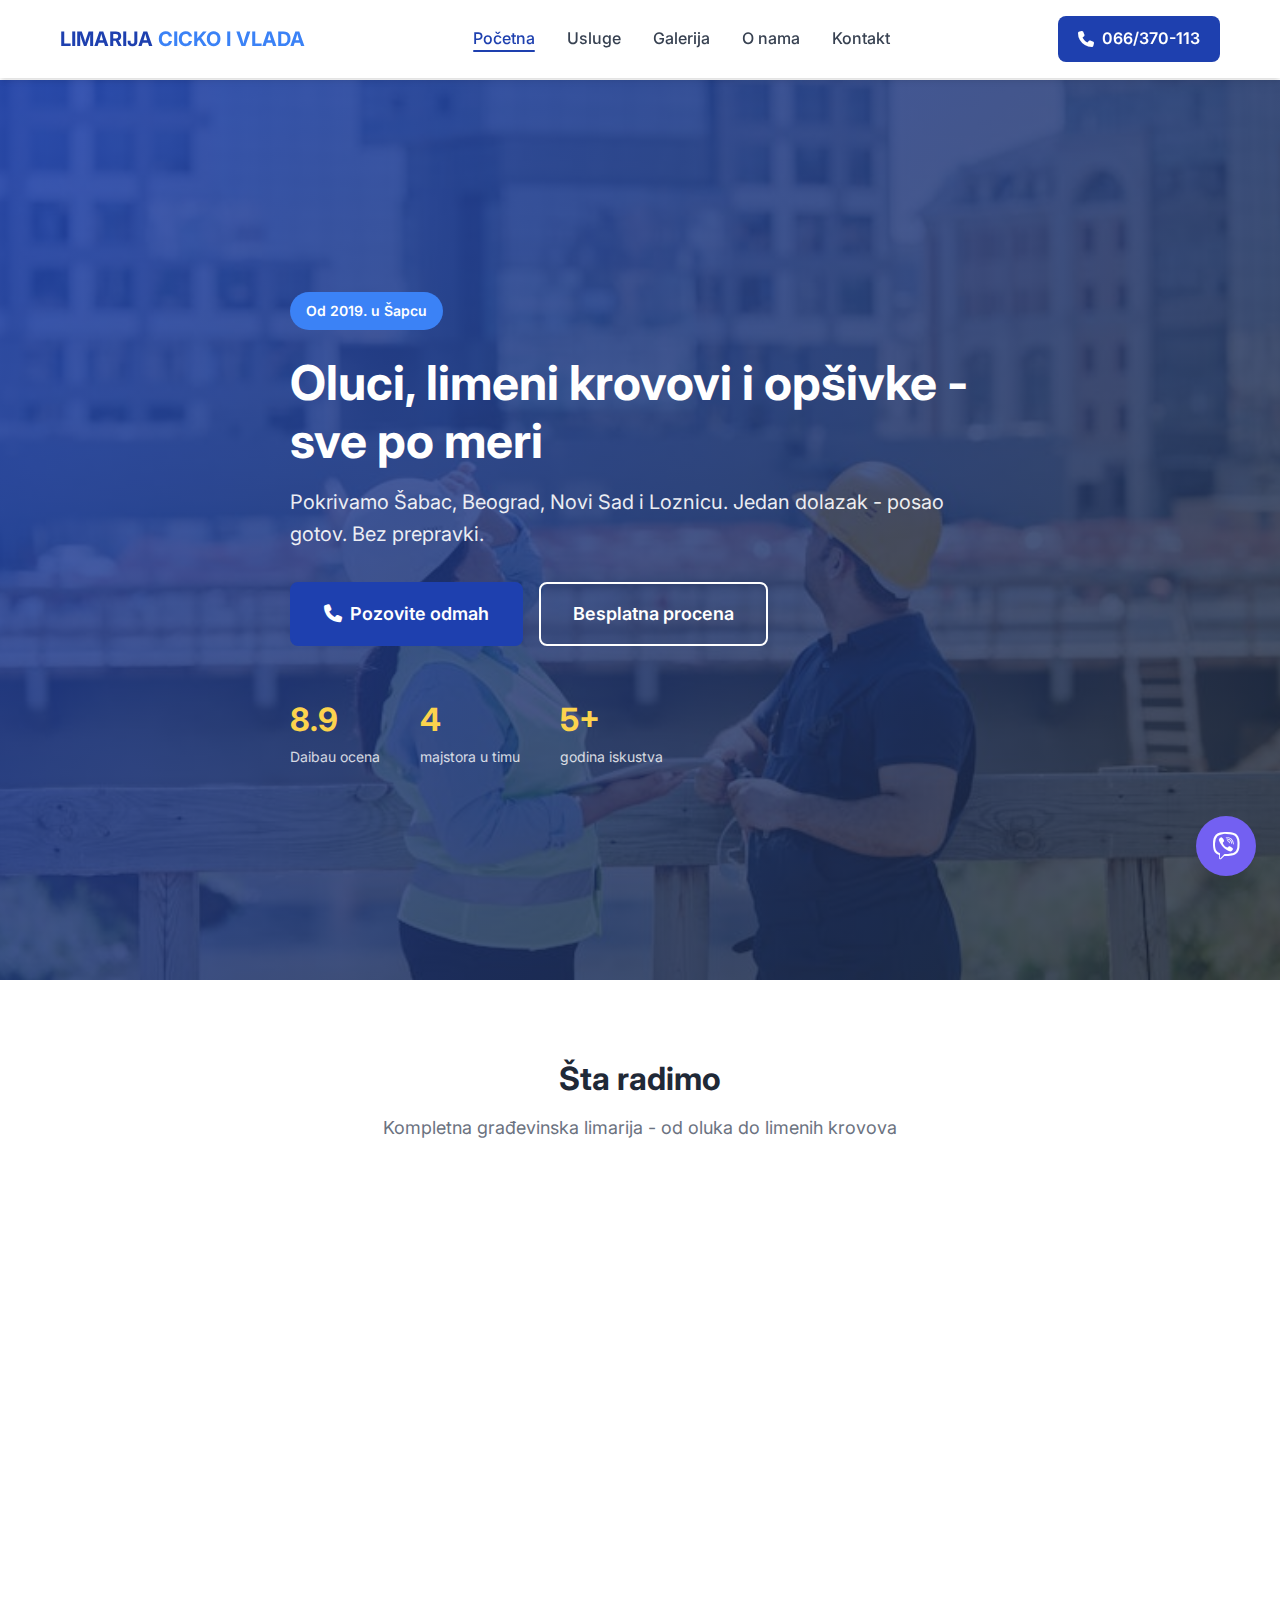
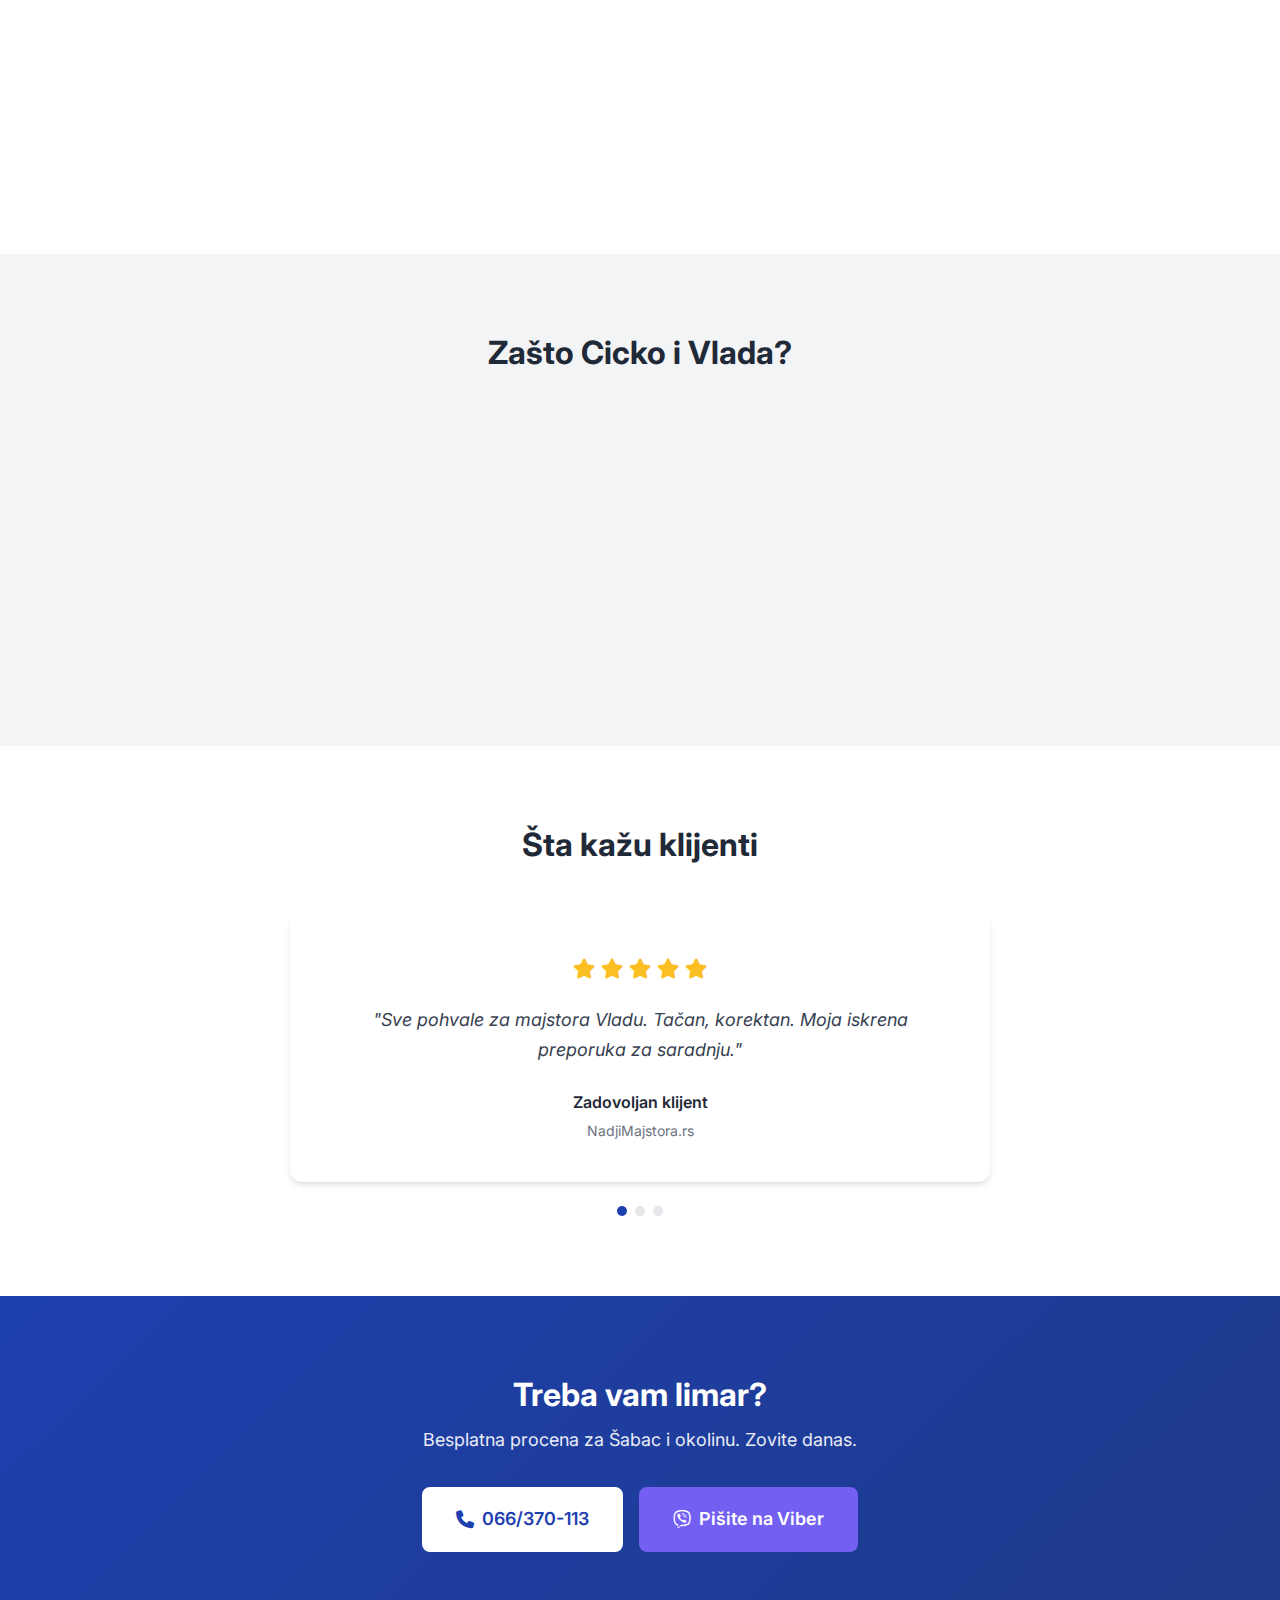
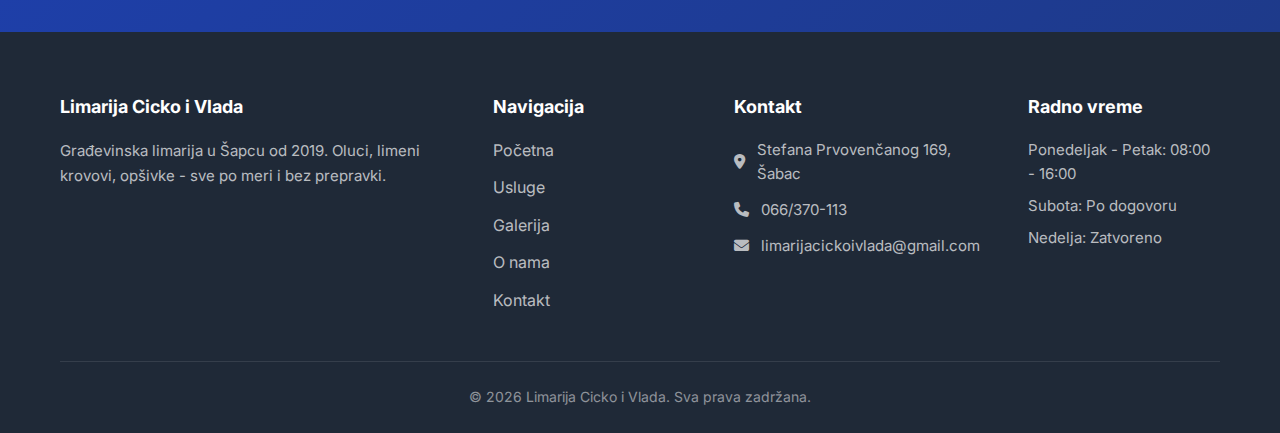
<file: index.html>
<!DOCTYPE html>
<html lang="sr">
<head>
    <meta charset="UTF-8">
    <meta name="viewport" content="width=device-width, initial-scale=1.0">
    <meta name="description" content="Limarija Cicko i Vlada - Oluci, limeni krovovi, opšivke dimnjaka u Šapcu. Od 2019. Pokrivamo Šabac, Beograd, Novi Sad, Loznicu. Zovite: 066/370-113">
    <meta name="keywords" content="limarija šabac, oluci šabac, limeni krov, građevinska limarija, limarski radovi">
    <title>Limarija Cicko i Vlada | Građevinska limarija Šabac</title>
    
    <link rel="preconnect" href="https://fonts.googleapis.com">
    <link href="https://fonts.googleapis.com/css2?family=Inter:wght@400;500;600;700;800&display=swap" rel="stylesheet">
    <link rel="stylesheet" href="https://cdnjs.cloudflare.com/ajax/libs/font-awesome/6.4.0/css/all.min.css">
    <link rel="stylesheet" href="css/style.css">
</head>
<body>

    <!-- HEADER -->
    <header>
        <div class="container">
            <div class="header-content">
                <a href="index.html" class="logo">
                    <span class="logo-text">LIMARIJA <span>CICKO I VLADA</span></span>
                </a>
                
                <nav>
                    <ul class="nav-links">
                        <li><a href="index.html" class="active">Početna</a></li>
                        <li><a href="usluge.html">Usluge</a></li>
                        <li><a href="galerija.html">Galerija</a></li>
                        <li><a href="o-nama.html">O nama</a></li>
                        <li><a href="kontakt.html">Kontakt</a></li>
                    </ul>
                </nav>
                
                <div class="header-cta">
                    <a href="tel:+381663701130" class="phone-btn">
                        <i class="fas fa-phone"></i> 066/370-113
                    </a>
                </div>
                
                <button class="hamburger" aria-label="Meni">
                    <span></span>
                    <span></span>
                    <span></span>
                </button>
            </div>
        </div>
    </header>

    <!-- HERO -->
    <section class="hero" style="background-image: url('images/stock_limarija_03.jpg');">
        <div class="hero-overlay"></div>
        <div class="container">
            <div class="hero-content">
                <span class="hero-badge">Od 2019. u Šapcu</span>
                <h1>Oluci, limeni krovovi i opšivke - sve po meri</h1>
                <p class="hero-subtitle">Pokrivamo Šabac, Beograd, Novi Sad i Loznicu. Jedan dolazak - posao gotov. Bez prepravki.</p>
                
                <div class="hero-cta">
                    <a href="tel:+381663701130" class="btn btn-primary btn-lg">
                        <i class="fas fa-phone"></i> Pozovite odmah
                    </a>
                    <a href="kontakt.html" class="btn btn-secondary btn-lg">
                        Besplatna procena
                    </a>
                </div>
                
                <div class="hero-trust">
                    <div class="trust-item">
                        <span class="trust-number">8.9</span>
                        <span class="trust-label">Daibau ocena</span>
                    </div>
                    <div class="trust-item">
                        <span class="trust-number">4</span>
                        <span class="trust-label">majstora u timu</span>
                    </div>
                    <div class="trust-item">
                        <span class="trust-number">5+</span>
                        <span class="trust-label">godina iskustva</span>
                    </div>
                </div>
            </div>
        </div>
    </section>

    <!-- USLUGE PREVIEW -->
    <section class="section services-preview">
        <div class="container">
            <div class="section-header">
                <h2>Šta radimo</h2>
                <p class="section-subtitle">Kompletna građevinska limarija - od oluka do limenih krovova</p>
            </div>
            
            <div class="services-grid">
                <div class="service-card fade-in">
                    <div class="service-icon">
                        <i class="fas fa-water"></i>
                    </div>
                    <h3>Oluci</h3>
                    <p>Horizontalni i vertikalni oluci - pocinkovani, plastificirani, aluminijumski ili bakarni. Sve po meri.</p>
                    <a href="usluge.html#oluci" class="service-link">Saznaj više <i class="fas fa-arrow-right"></i></a>
                </div>
                
                <div class="service-card fade-in">
                    <div class="service-icon">
                        <i class="fas fa-home"></i>
                    </div>
                    <h3>Limeni krovovi</h3>
                    <p>Trapezni, falcovani ili ravni lim. Pokrivamo sve tipove krovova. Trajno rešenje za vaš objekat.</p>
                    <a href="usluge.html#krovovi" class="service-link">Saznaj više <i class="fas fa-arrow-right"></i></a>
                </div>
                
                <div class="service-card fade-in">
                    <div class="service-icon">
                        <i class="fas fa-fire"></i>
                    </div>
                    <h3>Opšivke dimnjaka</h3>
                    <p>Limeni omotači za dimnjake. Zaštita od vlage i estetski izgled. Izrada i montaža.</p>
                    <a href="usluge.html#dimnjaci" class="service-link">Saznaj više <i class="fas fa-arrow-right"></i></a>
                </div>
                
                <div class="service-card fade-in">
                    <div class="service-icon">
                        <i class="fas fa-snowflake"></i>
                    </div>
                    <h3>Snegobrani</h3>
                    <p>Montaža snegobrana na krovove. Zaštita od klizanja snega i leda tokom zime.</p>
                    <a href="usluge.html#snegobrani" class="service-link">Saznaj više <i class="fas fa-arrow-right"></i></a>
                </div>
                
                <div class="service-card fade-in">
                    <div class="service-icon">
                        <i class="fas fa-wind"></i>
                    </div>
                    <h3>Vetar lajsne</h3>
                    <p>Opšivanje ivica krova. Zaštita krovne konstrukcije od vetra i vlage.</p>
                    <a href="usluge.html#vetar-lajsne" class="service-link">Saznaj više <i class="fas fa-arrow-right"></i></a>
                </div>
                
                <div class="service-card fade-in">
                    <div class="service-icon">
                        <i class="fas fa-tint-slash"></i>
                    </div>
                    <h3>Okapnice</h3>
                    <p>Zaštita fasade od vode. Pravilno odvođenje vode sa krova i prozora.</p>
                    <a href="usluge.html#okapnice" class="service-link">Saznaj više <i class="fas fa-arrow-right"></i></a>
                </div>
            </div>
        </div>
    </section>

    <!-- ZAŠTO MI -->
    <section class="section why-us">
        <div class="container">
            <div class="section-header">
                <h2>Zašto Cicko i Vlada?</h2>
            </div>
            
            <div class="why-grid">
                <div class="why-item fade-in">
                    <div class="why-icon">
                        <i class="fas fa-check-double"></i>
                    </div>
                    <h3>Bez prepravki</h3>
                    <p>Preciznost i pedantnost. Jednom dolazimo - posao bude gotov kako treba.</p>
                </div>
                
                <div class="why-item fade-in">
                    <div class="why-icon">
                        <i class="fas fa-map-marked-alt"></i>
                    </div>
                    <h3>Širok region</h3>
                    <p>Pokrivamo Šabac, Beograd, Novi Sad, Loznicu. Iste cene, isti kvalitet.</p>
                </div>
                
                <div class="why-item fade-in">
                    <div class="why-icon">
                        <i class="fas fa-ruler-combined"></i>
                    </div>
                    <h3>Sve po meri</h3>
                    <p>Ne radimo "s police". Svaki projekat prilagođavamo vašim dimenzijama.</p>
                </div>
                
                <div class="why-item fade-in">
                    <div class="why-icon">
                        <i class="fas fa-phone-volume"></i>
                    </div>
                    <h3>Direktno sa vlasnikom</h3>
                    <p>Bez posrednika. Zovite Vladu direktno na 066/370-113.</p>
                </div>
            </div>
        </div>
    </section>

    <!-- TESTIMONIALI -->
    <section class="section testimonials">
        <div class="container">
            <div class="section-header">
                <h2>Šta kažu klijenti</h2>
            </div>
            
            <div class="testimonials-slider">
                <div class="testimonial-card active">
                    <div class="testimonial-stars">
                        <i class="fas fa-star"></i>
                        <i class="fas fa-star"></i>
                        <i class="fas fa-star"></i>
                        <i class="fas fa-star"></i>
                        <i class="fas fa-star"></i>
                    </div>
                    <p class="testimonial-text">"Sve pohvale za majstora Vladu. Tačan, korektan. Moja iskrena preporuka za saradnju."</p>
                    <div class="testimonial-author">
                        <span class="author-name">Zadovoljan klijent</span>
                        <span class="author-location">NadjiMajstora.rs</span>
                    </div>
                </div>
                
                <div class="testimonial-card">
                    <div class="testimonial-stars">
                        <i class="fas fa-star"></i>
                        <i class="fas fa-star"></i>
                        <i class="fas fa-star"></i>
                        <i class="fas fa-star"></i>
                        <i class="fas fa-star"></i>
                    </div>
                    <p class="testimonial-text">"Dolazak na vreme, temeljan rad. Zadovoljni smo, preporučujemo!"</p>
                    <div class="testimonial-author">
                        <span class="author-name">Zadovoljan klijent</span>
                        <span class="author-location">Šabac</span>
                    </div>
                </div>
                
                <div class="testimonial-card">
                    <div class="testimonial-stars">
                        <i class="fas fa-star"></i>
                        <i class="fas fa-star"></i>
                        <i class="fas fa-star"></i>
                        <i class="fas fa-star"></i>
                        <i class="fas fa-star"></i>
                    </div>
                    <p class="testimonial-text">"Zadovoljna uslugom. Sve preporuke za limariju Cicko i Vlada!"</p>
                    <div class="testimonial-author">
                        <span class="author-name">Zadovoljna klijentkinja</span>
                        <span class="author-location">Šabac i okolina</span>
                    </div>
                </div>
            </div>
            
            <div class="slider-dots">
                <span class="slider-dot active"></span>
                <span class="slider-dot"></span>
                <span class="slider-dot"></span>
            </div>
        </div>
    </section>

    <!-- CTA -->
    <section class="section cta">
        <div class="container">
            <div class="cta-content">
                <h2>Treba vam limar?</h2>
                <p>Besplatna procena za Šabac i okolinu. Zovite danas.</p>
                <div class="cta-buttons">
                    <a href="tel:+381663701130" class="btn btn-white btn-lg">
                        <i class="fas fa-phone"></i> 066/370-113
                    </a>
                    <a href="viber://chat?number=%2B381663701130" class="btn btn-viber btn-lg">
                        <i class="fab fa-viber"></i> Pišite na Viber
                    </a>
                </div>
            </div>
        </div>
    </section>

    <!-- FOOTER -->
    <footer>
        <div class="container">
            <div class="footer-grid">
                <div class="footer-about">
                    <h4>Limarija Cicko i Vlada</h4>
                    <p>Građevinska limarija u Šapcu od 2019. Oluci, limeni krovovi, opšivke - sve po meri i bez prepravki.</p>
                </div>
                
                <div class="footer-links">
                    <h4>Navigacija</h4>
                    <ul>
                        <li><a href="index.html">Početna</a></li>
                        <li><a href="usluge.html">Usluge</a></li>
                        <li><a href="galerija.html">Galerija</a></li>
                        <li><a href="o-nama.html">O nama</a></li>
                        <li><a href="kontakt.html">Kontakt</a></li>
                    </ul>
                </div>
                
                <div class="footer-contact">
                    <h4>Kontakt</h4>
                    <p><i class="fas fa-map-marker-alt"></i> Stefana Prvovenčanog 169, Šabac</p>
                    <p><i class="fas fa-phone"></i> <a href="tel:+381663701130">066/370-113</a></p>
                    <p><i class="fas fa-envelope"></i> <a href="mailto:limarijacickoivlada@gmail.com">limarijacickoivlada@gmail.com</a></p>
                </div>
                
                <div class="footer-hours">
                    <h4>Radno vreme</h4>
                    <p>Ponedeljak - Petak: 08:00 - 16:00</p>
                    <p>Subota: Po dogovoru</p>
                    <p>Nedelja: Zatvoreno</p>
                </div>
            </div>
            
            <div class="footer-bottom">
                <p>&copy; <span class="current-year">2024</span> Limarija Cicko i Vlada. Sva prava zadržana.</p>
            </div>
        </div>
    </footer>

    <!-- VIBER FLOAT -->
    <a href="viber://chat?number=%2B381663701130" class="viber-float" aria-label="Pišite na Viber">
        <i class="fab fa-viber"></i>
    </a>

    <!-- CALL FLOAT (mobile only) -->
    <a href="tel:+381663701130" class="call-float" aria-label="Pozovite">
        <i class="fas fa-phone"></i>
    </a>

    <script src="js/main.js"></script>
</body>
</html>
</file>
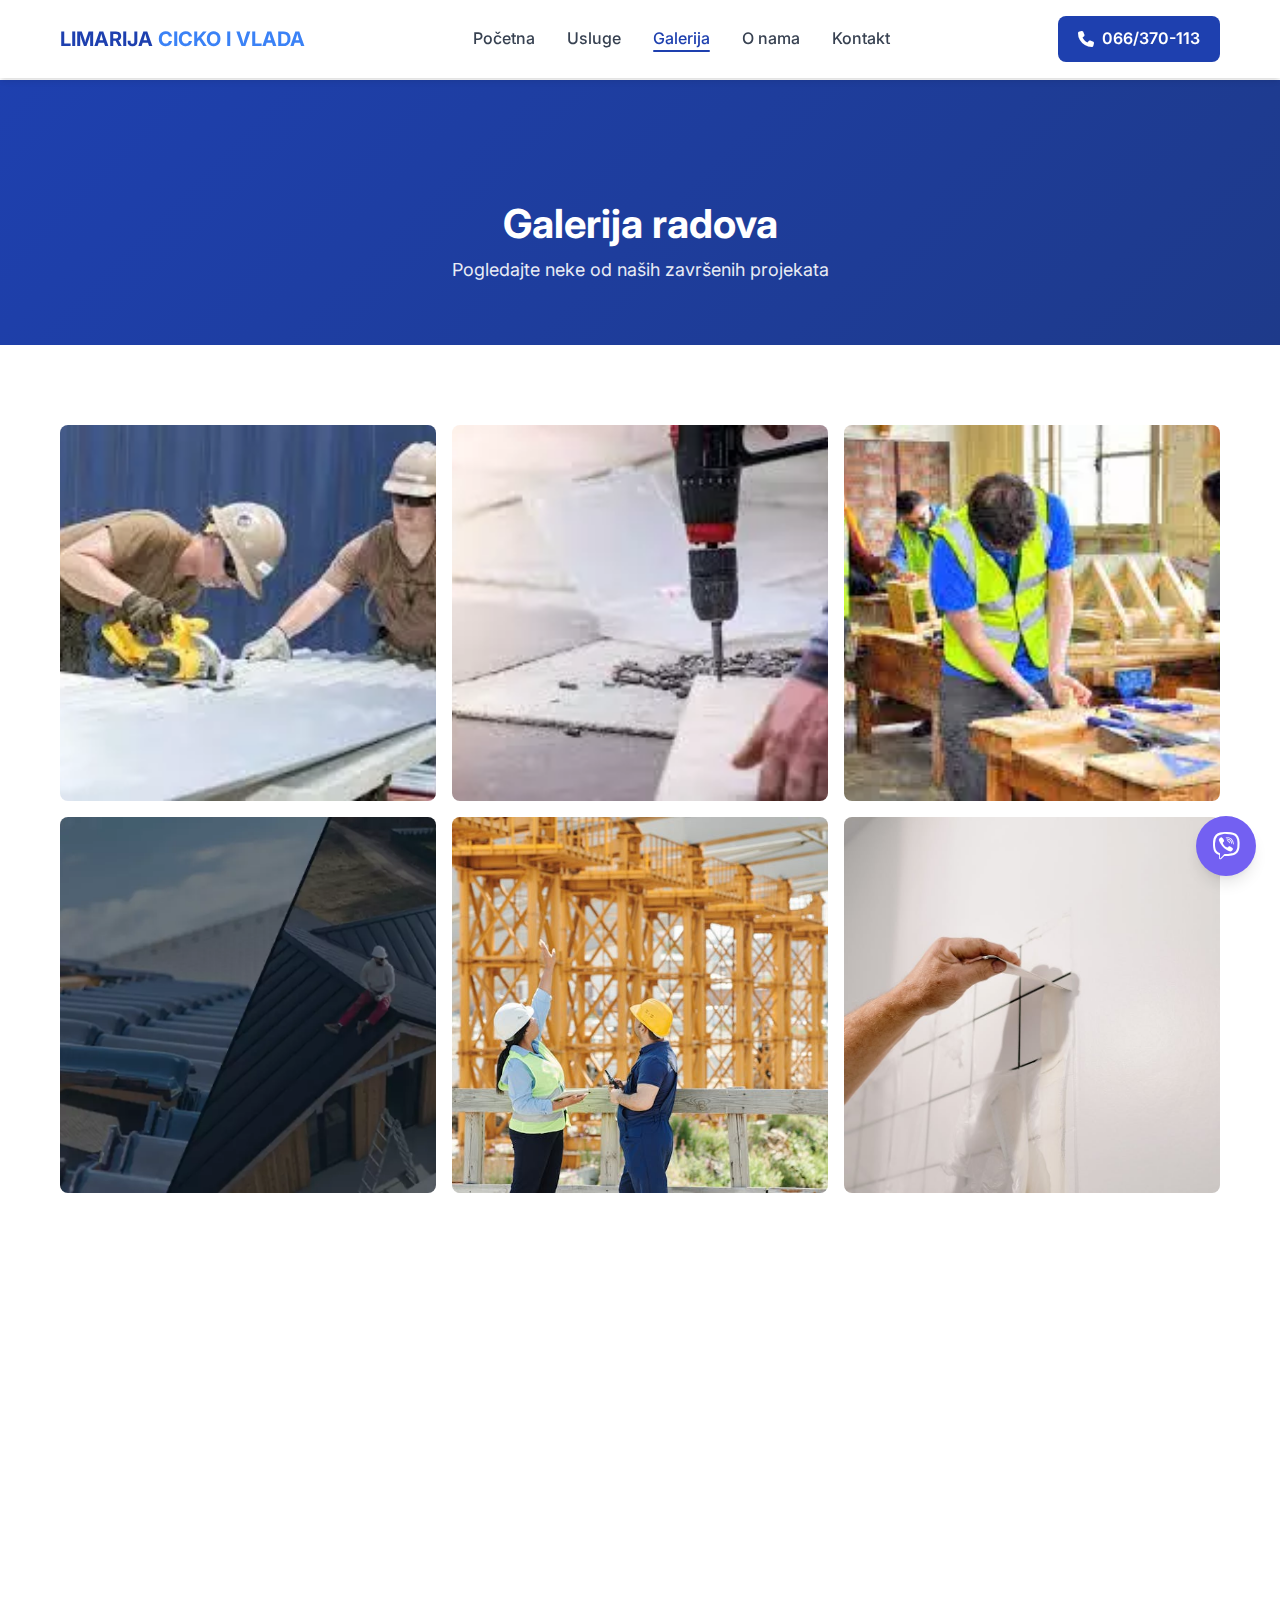
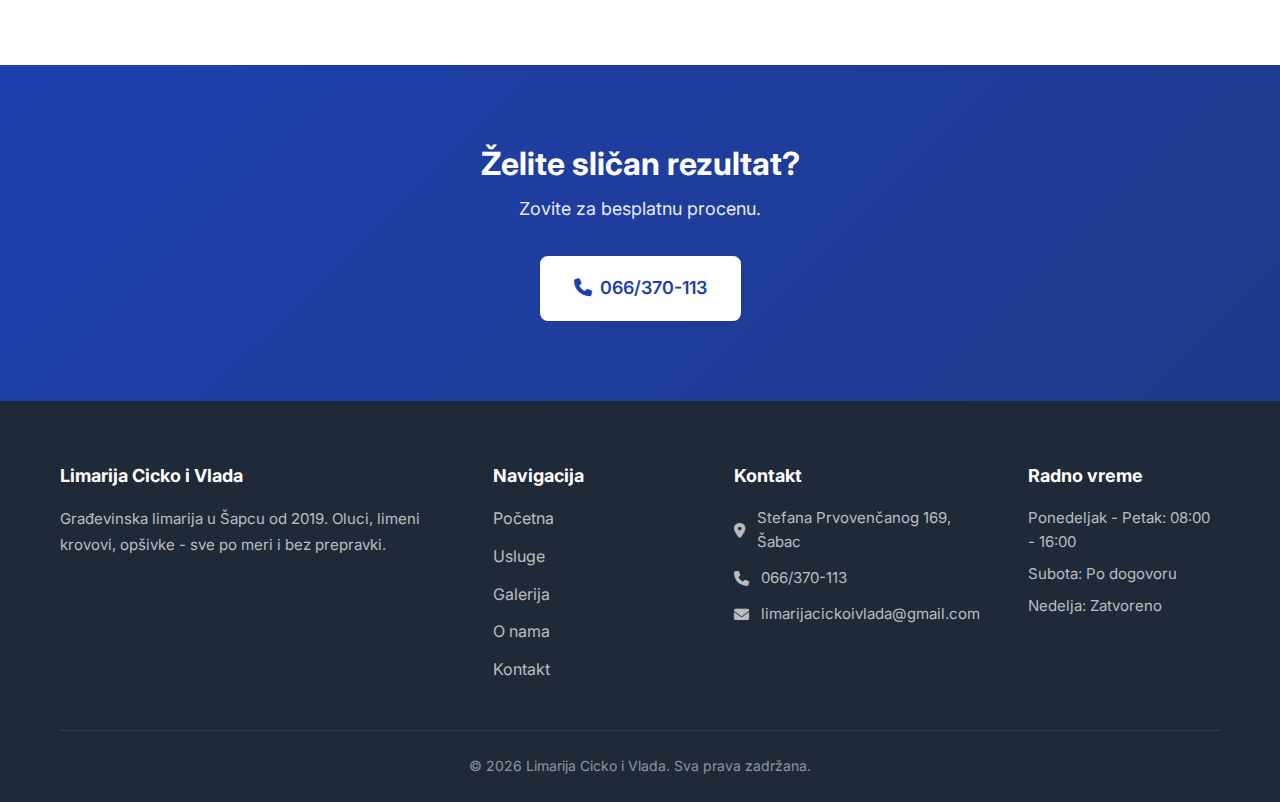
<file: galerija.html>
<!DOCTYPE html>
<html lang="sr">
<head>
    <meta charset="UTF-8">
    <meta name="viewport" content="width=device-width, initial-scale=1.0">
    <meta name="description" content="Galerija radova Limarije Cicko i Vlada - pogledajte naše završene projekte u Šapcu i okolini.">
    <title>Galerija | Limarija Cicko i Vlada - Šabac</title>
    <link rel="preconnect" href="https://fonts.googleapis.com">
    <link href="https://fonts.googleapis.com/css2?family=Inter:wght@400;500;600;700;800&display=swap" rel="stylesheet">
    <link rel="stylesheet" href="https://cdnjs.cloudflare.com/ajax/libs/font-awesome/6.4.0/css/all.min.css">
    <link rel="stylesheet" href="css/style.css">
</head>
<body>

    <!-- HEADER -->
    <header>
        <div class="container">
            <div class="header-content">
                <a href="index.html" class="logo">
                    <span class="logo-text">LIMARIJA <span>CICKO I VLADA</span></span>
                </a>
                <nav>
                    <ul class="nav-links">
                        <li><a href="index.html">Početna</a></li>
                        <li><a href="usluge.html">Usluge</a></li>
                        <li><a href="galerija.html" class="active">Galerija</a></li>
                        <li><a href="o-nama.html">O nama</a></li>
                        <li><a href="kontakt.html">Kontakt</a></li>
                    </ul>
                </nav>
                <div class="header-cta">
                    <a href="tel:+381663701130" class="phone-btn">
                        <i class="fas fa-phone"></i> 066/370-113
                    </a>
                </div>
                <button class="hamburger" aria-label="Meni"><span></span><span></span><span></span></button>
            </div>
        </div>
    </header>

    <!-- PAGE HERO -->
    <section class="page-hero">
        <div class="container">
            <h1>Galerija radova</h1>
            <p>Pogledajte neke od naših završenih projekata</p>
        </div>
    </section>

    <!-- GALERIJA -->
    <section class="section gallery-section">
        <div class="container">
            <div class="gallery-grid">
                <div class="gallery-item fade-in">
                    <img src="images/rad_01.jpg" alt="Limarski radovi Šabac" loading="lazy">
                    <div class="gallery-overlay">
                        <span>Oluci - Šabac</span>
                    </div>
                </div>
                
                <div class="gallery-item fade-in">
                    <img src="images/rad_02.jpg" alt="Limarski radovi - opšivke" loading="lazy">
                    <div class="gallery-overlay">
                        <span>Opšivke dimnjaka</span>
                    </div>
                </div>
                
                <div class="gallery-item fade-in">
                    <img src="images/rad_03.jpg" alt="Limarski radovi - krov" loading="lazy">
                    <div class="gallery-overlay">
                        <span>Limeni krov</span>
                    </div>
                </div>
                
                <div class="gallery-item fade-in">
                    <img src="images/rad_04.jpg" alt="Krovopokrivački radovi" loading="lazy">
                    <div class="gallery-overlay">
                        <span>Pokrivanje krova</span>
                    </div>
                </div>
                
                <div class="gallery-item fade-in">
                    <img src="images/stock_limarija_01.jpg" alt="Građevinska limarija" loading="lazy">
                    <div class="gallery-overlay">
                        <span>Vetar lajsne</span>
                    </div>
                </div>
                
                <div class="gallery-item fade-in">
                    <img src="images/stock_limarija_02.jpg" alt="Limarski radovi krov" loading="lazy">
                    <div class="gallery-overlay">
                        <span>Okapnice</span>
                    </div>
                </div>
                
                <div class="gallery-item fade-in">
                    <img src="images/stock_limarija_03.jpg" alt="Limarska radionica" loading="lazy">
                    <div class="gallery-overlay">
                        <span>Naš tim na terenu</span>
                    </div>
                </div>
            </div>
        </div>
    </section>

    <!-- CTA -->
    <section class="section cta">
        <div class="container">
            <div class="cta-content">
                <h2>Želite sličan rezultat?</h2>
                <p>Zovite za besplatnu procenu.</p>
                <div class="cta-buttons">
                    <a href="tel:+381663701130" class="btn btn-white btn-lg">
                        <i class="fas fa-phone"></i> 066/370-113
                    </a>
                </div>
            </div>
        </div>
    </section>

    <!-- FOOTER -->
    <footer>
        <div class="container">
            <div class="footer-grid">
                <div class="footer-about">
                    <h4>Limarija Cicko i Vlada</h4>
                    <p>Građevinska limarija u Šapcu od 2019. Oluci, limeni krovovi, opšivke - sve po meri i bez prepravki.</p>
                </div>
                
                <div class="footer-links">
                    <h4>Navigacija</h4>
                    <ul>
                        <li><a href="index.html">Početna</a></li>
                        <li><a href="usluge.html">Usluge</a></li>
                        <li><a href="galerija.html">Galerija</a></li>
                        <li><a href="o-nama.html">O nama</a></li>
                        <li><a href="kontakt.html">Kontakt</a></li>
                    </ul>
                </div>
                
                <div class="footer-contact">
                    <h4>Kontakt</h4>
                    <p><i class="fas fa-map-marker-alt"></i> Stefana Prvovenčanog 169, Šabac</p>
                    <p><i class="fas fa-phone"></i> <a href="tel:+381663701130">066/370-113</a></p>
                    <p><i class="fas fa-envelope"></i> <a href="mailto:limarijacickoivlada@gmail.com">limarijacickoivlada@gmail.com</a></p>
                </div>
                
                <div class="footer-hours">
                    <h4>Radno vreme</h4>
                    <p>Ponedeljak - Petak: 08:00 - 16:00</p>
                    <p>Subota: Po dogovoru</p>
                    <p>Nedelja: Zatvoreno</p>
                </div>
            </div>
            
            <div class="footer-bottom">
                <p>&copy; <span class="current-year">2024</span> Limarija Cicko i Vlada. Sva prava zadržana.</p>
            </div>
        </div>
    </footer>

    <a href="viber://chat?number=%2B381663701130" class="viber-float"><i class="fab fa-viber"></i></a>
    <a href="tel:+381663701130" class="call-float"><i class="fas fa-phone"></i></a>
    <script src="js/main.js"></script>
</body>
</html>
</file>
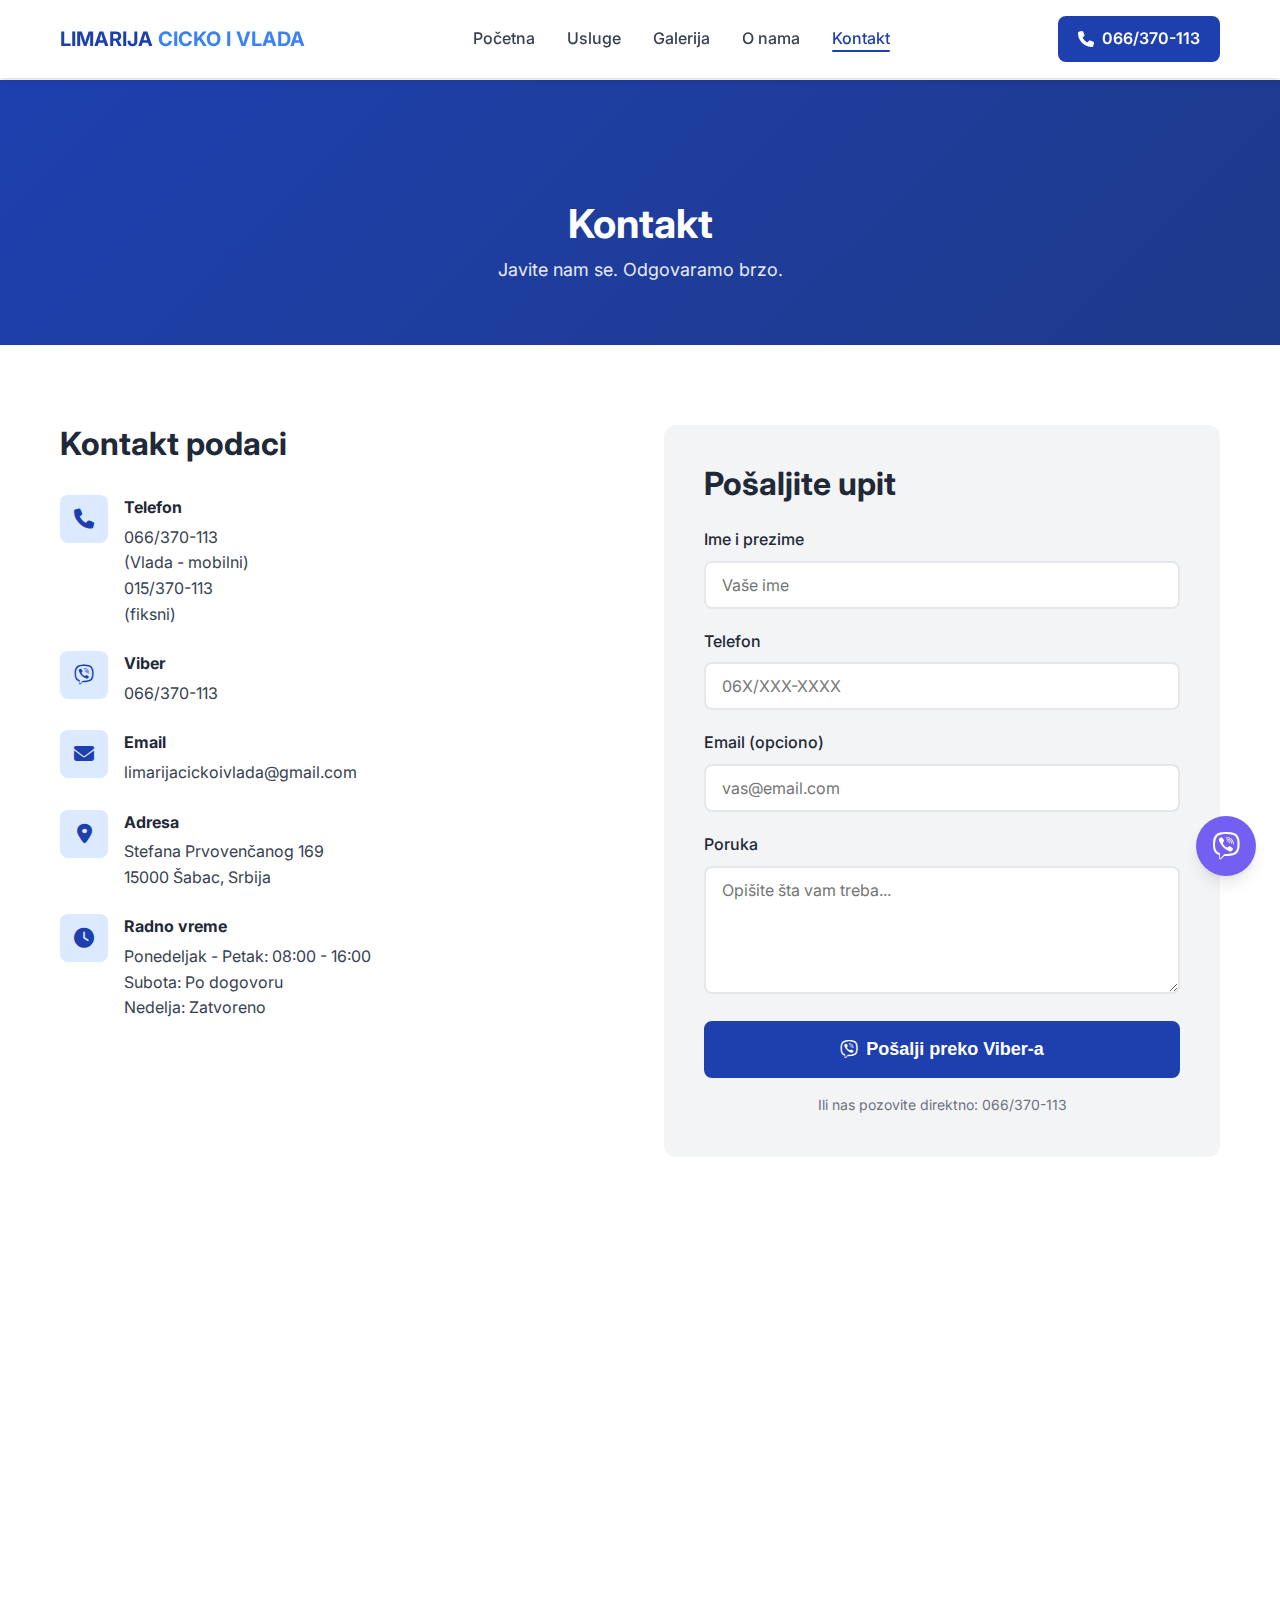
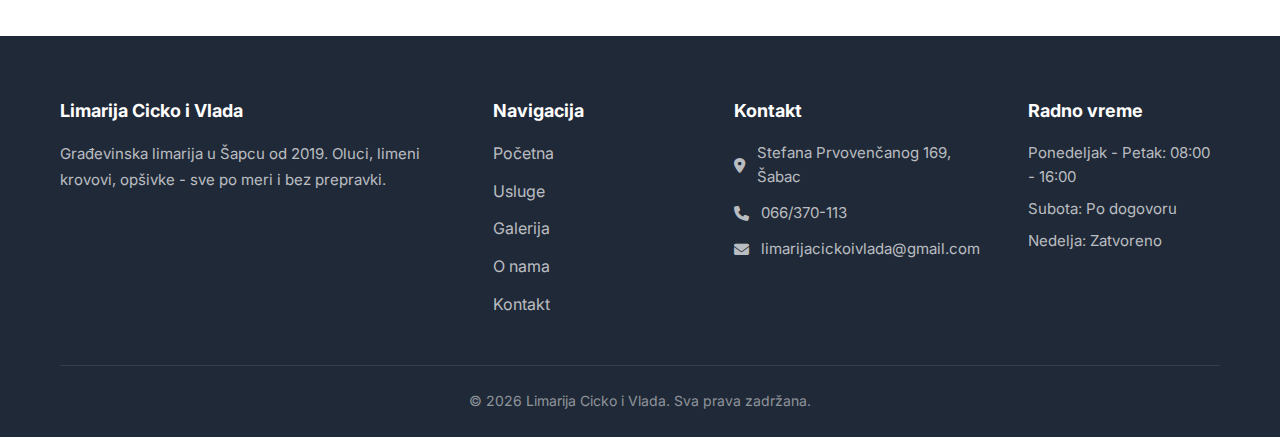
<file: kontakt.html>
<!DOCTYPE html>
<html lang="sr">
<head>
    <meta charset="UTF-8">
    <meta name="viewport" content="width=device-width, initial-scale=1.0">
    <meta name="description" content="Kontakt - Limarija Cicko i Vlada. Telefon: 066/370-113. Email: limarijacickoivlada@gmail.com. Šabac.">
    <title>Kontakt | Limarija Cicko i Vlada - Šabac</title>
    <link rel="preconnect" href="https://fonts.googleapis.com">
    <link href="https://fonts.googleapis.com/css2?family=Inter:wght@400;500;600;700;800&display=swap" rel="stylesheet">
    <link rel="stylesheet" href="https://cdnjs.cloudflare.com/ajax/libs/font-awesome/6.4.0/css/all.min.css">
    <link rel="stylesheet" href="css/style.css">
</head>
<body>

    <!-- HEADER -->
    <header>
        <div class="container">
            <div class="header-content">
                <a href="index.html" class="logo">
                    <span class="logo-text">LIMARIJA <span>CICKO I VLADA</span></span>
                </a>
                <nav>
                    <ul class="nav-links">
                        <li><a href="index.html">Početna</a></li>
                        <li><a href="usluge.html">Usluge</a></li>
                        <li><a href="galerija.html">Galerija</a></li>
                        <li><a href="o-nama.html">O nama</a></li>
                        <li><a href="kontakt.html" class="active">Kontakt</a></li>
                    </ul>
                </nav>
                <div class="header-cta">
                    <a href="tel:+381663701130" class="phone-btn">
                        <i class="fas fa-phone"></i> 066/370-113
                    </a>
                </div>
                <button class="hamburger" aria-label="Meni"><span></span><span></span><span></span></button>
            </div>
        </div>
    </header>

    <!-- PAGE HERO -->
    <section class="page-hero">
        <div class="container">
            <h1>Kontakt</h1>
            <p>Javite nam se. Odgovaramo brzo.</p>
        </div>
    </section>

    <!-- KONTAKT SECTION -->
    <section class="section contact-section">
        <div class="container">
            <div class="contact-grid">
                
                <!-- KONTAKT INFO -->
                <div class="contact-info fade-in">
                    <h2>Kontakt podaci</h2>
                    
                    <div class="contact-item">
                        <div class="contact-icon"><i class="fas fa-phone"></i></div>
                        <div class="contact-text">
                            <strong>Telefon</strong>
                            <a href="tel:+381663701130">066/370-113</a> (Vlada - mobilni)
                            <a href="tel:+381153701130">015/370-113</a> (fiksni)
                        </div>
                    </div>
                    
                    <div class="contact-item">
                        <div class="contact-icon"><i class="fab fa-viber"></i></div>
                        <div class="contact-text">
                            <strong>Viber</strong>
                            <a href="viber://chat?number=%2B381663701130">066/370-113</a>
                        </div>
                    </div>
                    
                    <div class="contact-item">
                        <div class="contact-icon"><i class="fas fa-envelope"></i></div>
                        <div class="contact-text">
                            <strong>Email</strong>
                            <a href="mailto:limarijacickoivlada@gmail.com">limarijacickoivlada@gmail.com</a>
                        </div>
                    </div>
                    
                    <div class="contact-item">
                        <div class="contact-icon"><i class="fas fa-map-marker-alt"></i></div>
                        <div class="contact-text">
                            <strong>Adresa</strong>
                            <span>Stefana Prvovenčanog 169</span>
                            <span>15000 Šabac, Srbija</span>
                        </div>
                    </div>
                    
                    <div class="contact-item">
                        <div class="contact-icon"><i class="fas fa-clock"></i></div>
                        <div class="contact-text">
                            <strong>Radno vreme</strong>
                            <span>Ponedeljak - Petak: 08:00 - 16:00</span>
                            <span>Subota: Po dogovoru</span>
                            <span>Nedelja: Zatvoreno</span>
                        </div>
                    </div>
                </div>
                
                <!-- KONTAKT FORMA -->
                <div class="contact-form-wrapper fade-in">
                    <h2>Pošaljite upit</h2>
                    <form class="contact-form">
                        <div class="form-group">
                            <label for="name">Ime i prezime</label>
                            <input type="text" id="name" name="name" required placeholder="Vaše ime">
                        </div>
                        
                        <div class="form-group">
                            <label for="phone">Telefon</label>
                            <input type="tel" id="phone" name="phone" required placeholder="06X/XXX-XXXX">
                        </div>
                        
                        <div class="form-group">
                            <label for="email">Email (opciono)</label>
                            <input type="email" id="email" name="email" placeholder="vas@email.com">
                        </div>
                        
                        <div class="form-group">
                            <label for="message">Poruka</label>
                            <textarea id="message" name="message" rows="5" required placeholder="Opišite šta vam treba..."></textarea>
                        </div>
                        
                        <button type="submit" class="btn btn-primary btn-lg btn-block">
                            <i class="fab fa-viber"></i> Pošalji preko Viber-a
                        </button>
                        
                        <p class="form-note">Ili nas pozovite direktno: <a href="tel:+381663701130">066/370-113</a></p>
                    </form>
                </div>
            </div>
        </div>
    </section>

    <!-- MAPA -->
    <section class="map-section">
        <iframe 
            src="https://www.google.com/maps/embed?pb=!1m18!1m12!1m3!1d2834.4366771689737!2d19.68870651549961!3d44.75444097909891!2m3!1f0!2f0!3f0!3m2!1i1024!2i768!4f13.1!3m3!1m2!1s0x475bc8d1b1b1b1b1%3A0x1b1b1b1b1b1b1b1b!2sStefana%20Prvoven%C4%8Danog%20169%2C%20%C5%A0abac!5e0!3m2!1ssr!2srs!4v1700000000000" 
            width="100%" 
            height="400" 
            style="border:0;" 
            allowfullscreen="" 
            loading="lazy"
            title="Lokacija Limarije Cicko i Vlada">
        </iframe>
    </section>

    <!-- FOOTER -->
    <footer>
        <div class="container">
            <div class="footer-grid">
                <div class="footer-about">
                    <h4>Limarija Cicko i Vlada</h4>
                    <p>Građevinska limarija u Šapcu od 2019. Oluci, limeni krovovi, opšivke - sve po meri i bez prepravki.</p>
                </div>
                
                <div class="footer-links">
                    <h4>Navigacija</h4>
                    <ul>
                        <li><a href="index.html">Početna</a></li>
                        <li><a href="usluge.html">Usluge</a></li>
                        <li><a href="galerija.html">Galerija</a></li>
                        <li><a href="o-nama.html">O nama</a></li>
                        <li><a href="kontakt.html">Kontakt</a></li>
                    </ul>
                </div>
                
                <div class="footer-contact">
                    <h4>Kontakt</h4>
                    <p><i class="fas fa-map-marker-alt"></i> Stefana Prvovenčanog 169, Šabac</p>
                    <p><i class="fas fa-phone"></i> <a href="tel:+381663701130">066/370-113</a></p>
                    <p><i class="fas fa-envelope"></i> <a href="mailto:limarijacickoivlada@gmail.com">limarijacickoivlada@gmail.com</a></p>
                </div>
                
                <div class="footer-hours">
                    <h4>Radno vreme</h4>
                    <p>Ponedeljak - Petak: 08:00 - 16:00</p>
                    <p>Subota: Po dogovoru</p>
                    <p>Nedelja: Zatvoreno</p>
                </div>
            </div>
            
            <div class="footer-bottom">
                <p>&copy; <span class="current-year">2024</span> Limarija Cicko i Vlada. Sva prava zadržana.</p>
            </div>
        </div>
    </footer>

    <a href="viber://chat?number=%2B381663701130" class="viber-float"><i class="fab fa-viber"></i></a>
    <a href="tel:+381663701130" class="call-float"><i class="fas fa-phone"></i></a>
    <script src="js/main.js"></script>
</body>
</html>
</file>
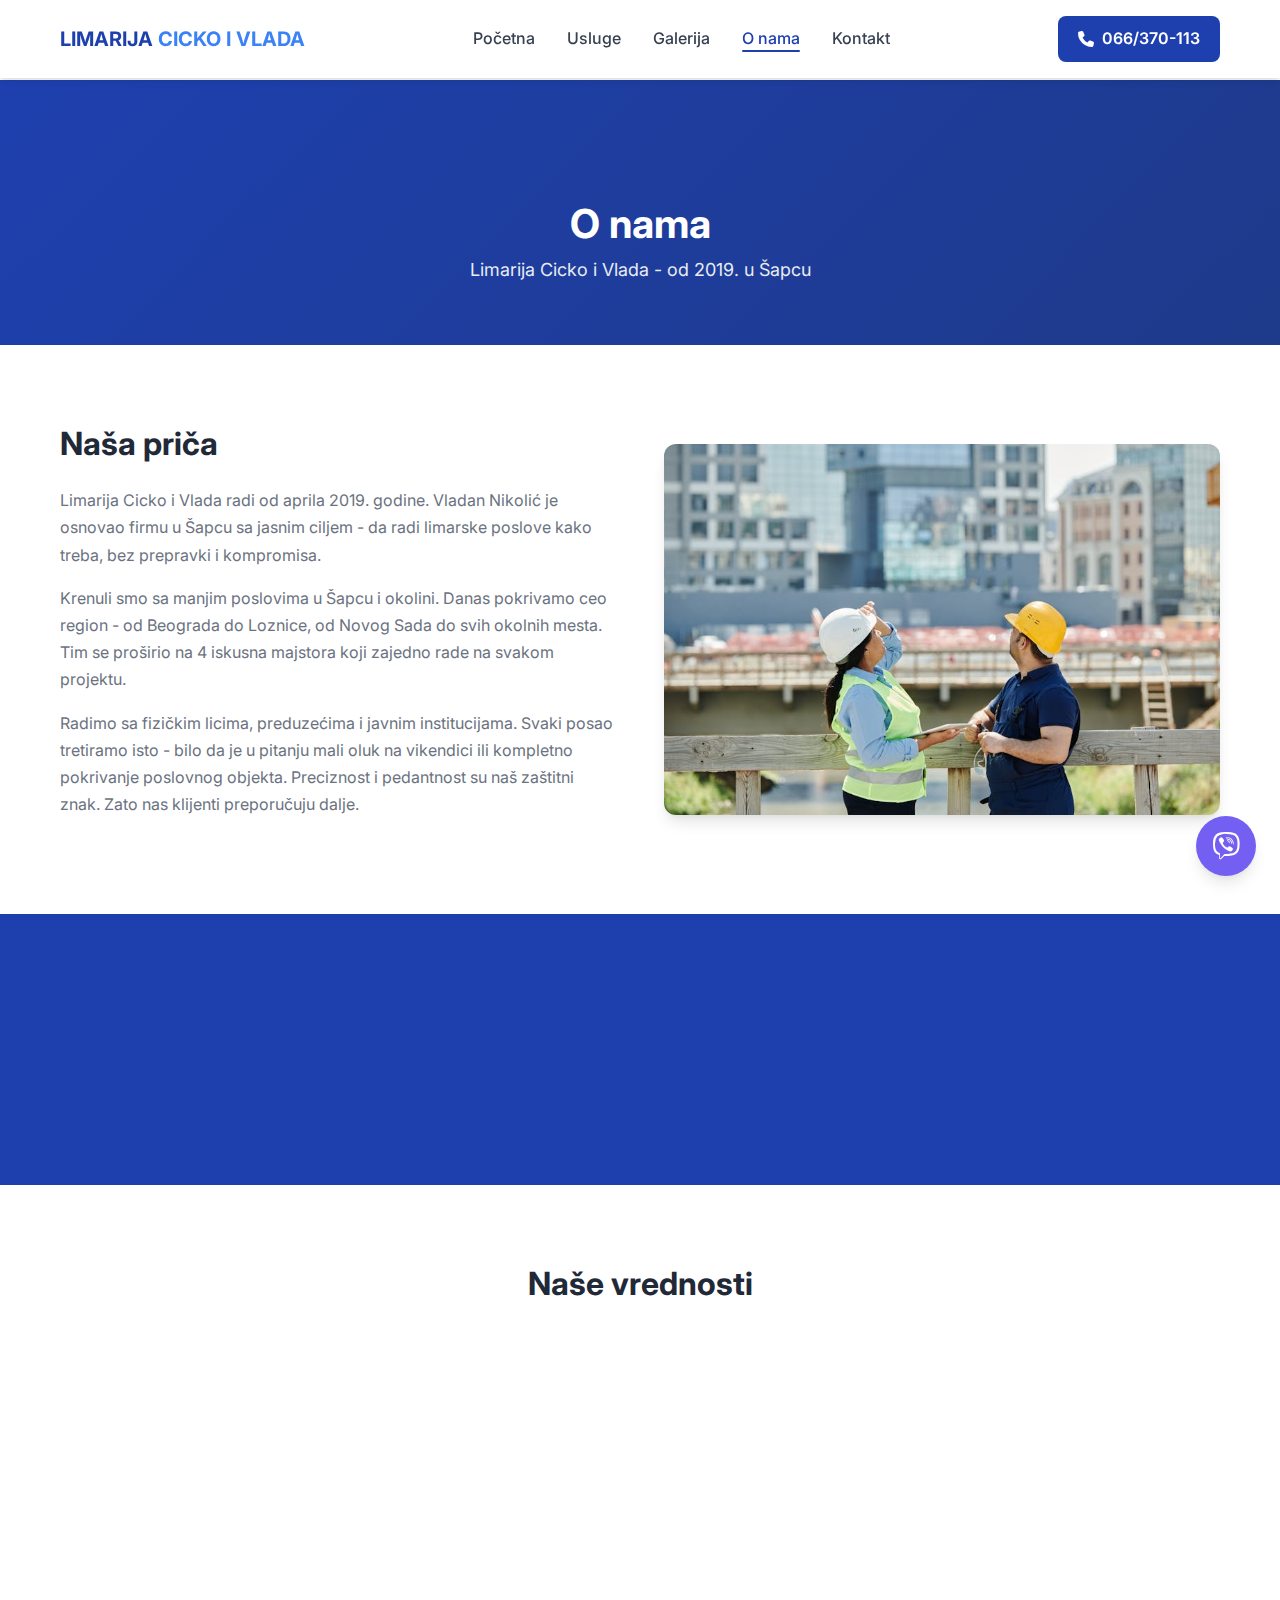
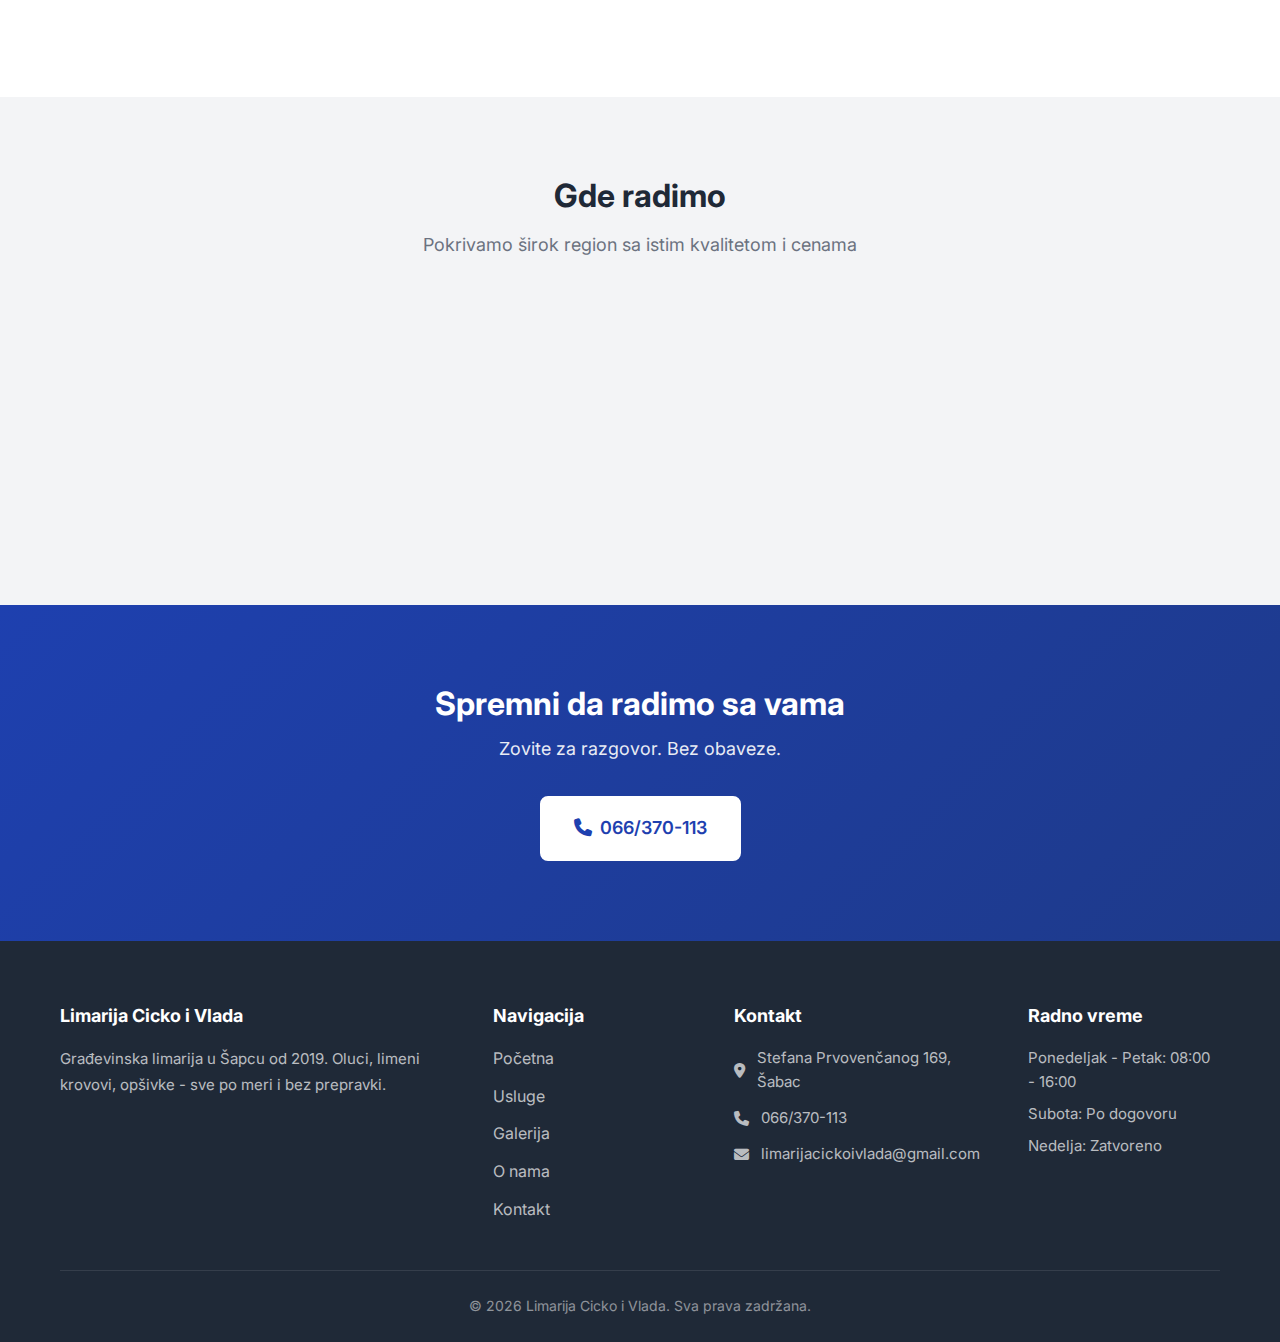
<file: o-nama.html>
<!DOCTYPE html>
<html lang="sr">
<head>
    <meta charset="UTF-8">
    <meta name="viewport" content="width=device-width, initial-scale=1.0">
    <meta name="description" content="O nama - Limarija Cicko i Vlada. Od 2019. u Šapcu. 5+ godina iskustva u građevinskoj limariji.">
    <title>O nama | Limarija Cicko i Vlada - Šabac</title>
    <link rel="preconnect" href="https://fonts.googleapis.com">
    <link href="https://fonts.googleapis.com/css2?family=Inter:wght@400;500;600;700;800&display=swap" rel="stylesheet">
    <link rel="stylesheet" href="https://cdnjs.cloudflare.com/ajax/libs/font-awesome/6.4.0/css/all.min.css">
    <link rel="stylesheet" href="css/style.css">
</head>
<body>

    <!-- HEADER -->
    <header>
        <div class="container">
            <div class="header-content">
                <a href="index.html" class="logo">
                    <span class="logo-text">LIMARIJA <span>CICKO I VLADA</span></span>
                </a>
                <nav>
                    <ul class="nav-links">
                        <li><a href="index.html">Početna</a></li>
                        <li><a href="usluge.html">Usluge</a></li>
                        <li><a href="galerija.html">Galerija</a></li>
                        <li><a href="o-nama.html" class="active">O nama</a></li>
                        <li><a href="kontakt.html">Kontakt</a></li>
                    </ul>
                </nav>
                <div class="header-cta">
                    <a href="tel:+381663701130" class="phone-btn">
                        <i class="fas fa-phone"></i> 066/370-113
                    </a>
                </div>
                <button class="hamburger" aria-label="Meni"><span></span><span></span><span></span></button>
            </div>
        </div>
    </header>

    <!-- PAGE HERO -->
    <section class="page-hero">
        <div class="container">
            <h1>O nama</h1>
            <p>Limarija Cicko i Vlada - od 2019. u Šapcu</p>
        </div>
    </section>

    <!-- ABOUT CONTENT -->
    <section class="section about-section">
        <div class="container">
            <div class="about-grid">
                <div class="about-content fade-in">
                    <h2>Naša priča</h2>
                    
                    <p>Limarija Cicko i Vlada radi od aprila 2019. godine. Vladan Nikolić je osnovao firmu u Šapcu sa jasnim ciljem - da radi limarske poslove kako treba, bez prepravki i kompromisa.</p>
                    
                    <p>Krenuli smo sa manjim poslovima u Šapcu i okolini. Danas pokrivamo ceo region - od Beograda do Loznice, od Novog Sada do svih okolnih mesta. Tim se proširio na 4 iskusna majstora koji zajedno rade na svakom projektu.</p>
                    
                    <p>Radimo sa fizičkim licima, preduzećima i javnim institucijama. Svaki posao tretiramo isto - bilo da je u pitanju mali oluk na vikendici ili kompletno pokrivanje poslovnog objekta. Preciznost i pedantnost su naš zaštitni znak. Zato nas klijenti preporučuju dalje.</p>
                </div>
                
                <div class="about-image fade-in">
                    <img src="images/stock_limarija_03.jpg" alt="Limarija Cicko i Vlada tim" loading="lazy">
                </div>
            </div>
        </div>
    </section>

    <!-- BROJKE -->
    <section class="section stats-section">
        <div class="container">
            <div class="stats-grid">
                <div class="stat-item fade-in">
                    <span class="stat-number">5+</span>
                    <span class="stat-label">godina iskustva</span>
                </div>
                <div class="stat-item fade-in">
                    <span class="stat-number">4</span>
                    <span class="stat-label">majstora u timu</span>
                </div>
                <div class="stat-item fade-in">
                    <span class="stat-number">8.9</span>
                    <span class="stat-label">Daibau ocena</span>
                </div>
                <div class="stat-item fade-in">
                    <span class="stat-number">4</span>
                    <span class="stat-label">grada pokrivamo</span>
                </div>
            </div>
        </div>
    </section>

    <!-- VREDNOSTI -->
    <section class="section values-section">
        <div class="container">
            <div class="section-header">
                <h2>Naše vrednosti</h2>
            </div>
            
            <div class="values-grid">
                <div class="value-item fade-in">
                    <div class="value-icon"><i class="fas fa-bullseye"></i></div>
                    <h3>Preciznost</h3>
                    <p>Rad koji karakteriše preciznost i pedantnost. Svaki detalj je važan. Zato radimo bez prepravki i omaški.</p>
                </div>
                
                <div class="value-item fade-in">
                    <div class="value-icon"><i class="fas fa-handshake"></i></div>
                    <h3>Poštenje</h3>
                    <p>Cena koju kažemo na početku je cena koju platite na kraju. Bez iznenađenja i skrivenih troškova.</p>
                </div>
                
                <div class="value-item fade-in">
                    <div class="value-icon"><i class="fas fa-medal"></i></div>
                    <h3>Kvalitet</h3>
                    <p>Radimo samo sa proverenim materijalima. Najviši kvalitet, a cene prilagođene domaćem tržištu.</p>
                </div>
            </div>
        </div>
    </section>

    <!-- REGION -->
    <section class="section why-us">
        <div class="container">
            <div class="section-header">
                <h2>Gde radimo</h2>
                <p class="section-subtitle">Pokrivamo širok region sa istim kvalitetom i cenama</p>
            </div>
            
            <div class="why-grid">
                <div class="why-item fade-in">
                    <div class="why-icon">
                        <i class="fas fa-map-marker-alt"></i>
                    </div>
                    <h3>Šabac</h3>
                    <p>Naša baza. Besplatna procena za grad i okolinu.</p>
                </div>
                
                <div class="why-item fade-in">
                    <div class="why-icon">
                        <i class="fas fa-map-marker-alt"></i>
                    </div>
                    <h3>Beograd</h3>
                    <p>Radimo u svim delovima grada i prigradskim opštinama.</p>
                </div>
                
                <div class="why-item fade-in">
                    <div class="why-icon">
                        <i class="fas fa-map-marker-alt"></i>
                    </div>
                    <h3>Novi Sad</h3>
                    <p>Pokrivamo Novi Sad i okolna mesta.</p>
                </div>
                
                <div class="why-item fade-in">
                    <div class="why-icon">
                        <i class="fas fa-map-marker-alt"></i>
                    </div>
                    <h3>Loznica</h3>
                    <p>Loznica i cela Podrinjska oblast.</p>
                </div>
            </div>
        </div>
    </section>

    <!-- CTA -->
    <section class="section cta">
        <div class="container">
            <div class="cta-content">
                <h2>Spremni da radimo sa vama</h2>
                <p>Zovite za razgovor. Bez obaveze.</p>
                <div class="cta-buttons">
                    <a href="tel:+381663701130" class="btn btn-white btn-lg">
                        <i class="fas fa-phone"></i> 066/370-113
                    </a>
                </div>
            </div>
        </div>
    </section>

    <!-- FOOTER -->
    <footer>
        <div class="container">
            <div class="footer-grid">
                <div class="footer-about">
                    <h4>Limarija Cicko i Vlada</h4>
                    <p>Građevinska limarija u Šapcu od 2019. Oluci, limeni krovovi, opšivke - sve po meri i bez prepravki.</p>
                </div>
                
                <div class="footer-links">
                    <h4>Navigacija</h4>
                    <ul>
                        <li><a href="index.html">Početna</a></li>
                        <li><a href="usluge.html">Usluge</a></li>
                        <li><a href="galerija.html">Galerija</a></li>
                        <li><a href="o-nama.html">O nama</a></li>
                        <li><a href="kontakt.html">Kontakt</a></li>
                    </ul>
                </div>
                
                <div class="footer-contact">
                    <h4>Kontakt</h4>
                    <p><i class="fas fa-map-marker-alt"></i> Stefana Prvovenčanog 169, Šabac</p>
                    <p><i class="fas fa-phone"></i> <a href="tel:+381663701130">066/370-113</a></p>
                    <p><i class="fas fa-envelope"></i> <a href="mailto:limarijacickoivlada@gmail.com">limarijacickoivlada@gmail.com</a></p>
                </div>
                
                <div class="footer-hours">
                    <h4>Radno vreme</h4>
                    <p>Ponedeljak - Petak: 08:00 - 16:00</p>
                    <p>Subota: Po dogovoru</p>
                    <p>Nedelja: Zatvoreno</p>
                </div>
            </div>
            
            <div class="footer-bottom">
                <p>&copy; <span class="current-year">2024</span> Limarija Cicko i Vlada. Sva prava zadržana.</p>
            </div>
        </div>
    </footer>

    <a href="viber://chat?number=%2B381663701130" class="viber-float"><i class="fab fa-viber"></i></a>
    <a href="tel:+381663701130" class="call-float"><i class="fas fa-phone"></i></a>
    <script src="js/main.js"></script>
</body>
</html>
</file>
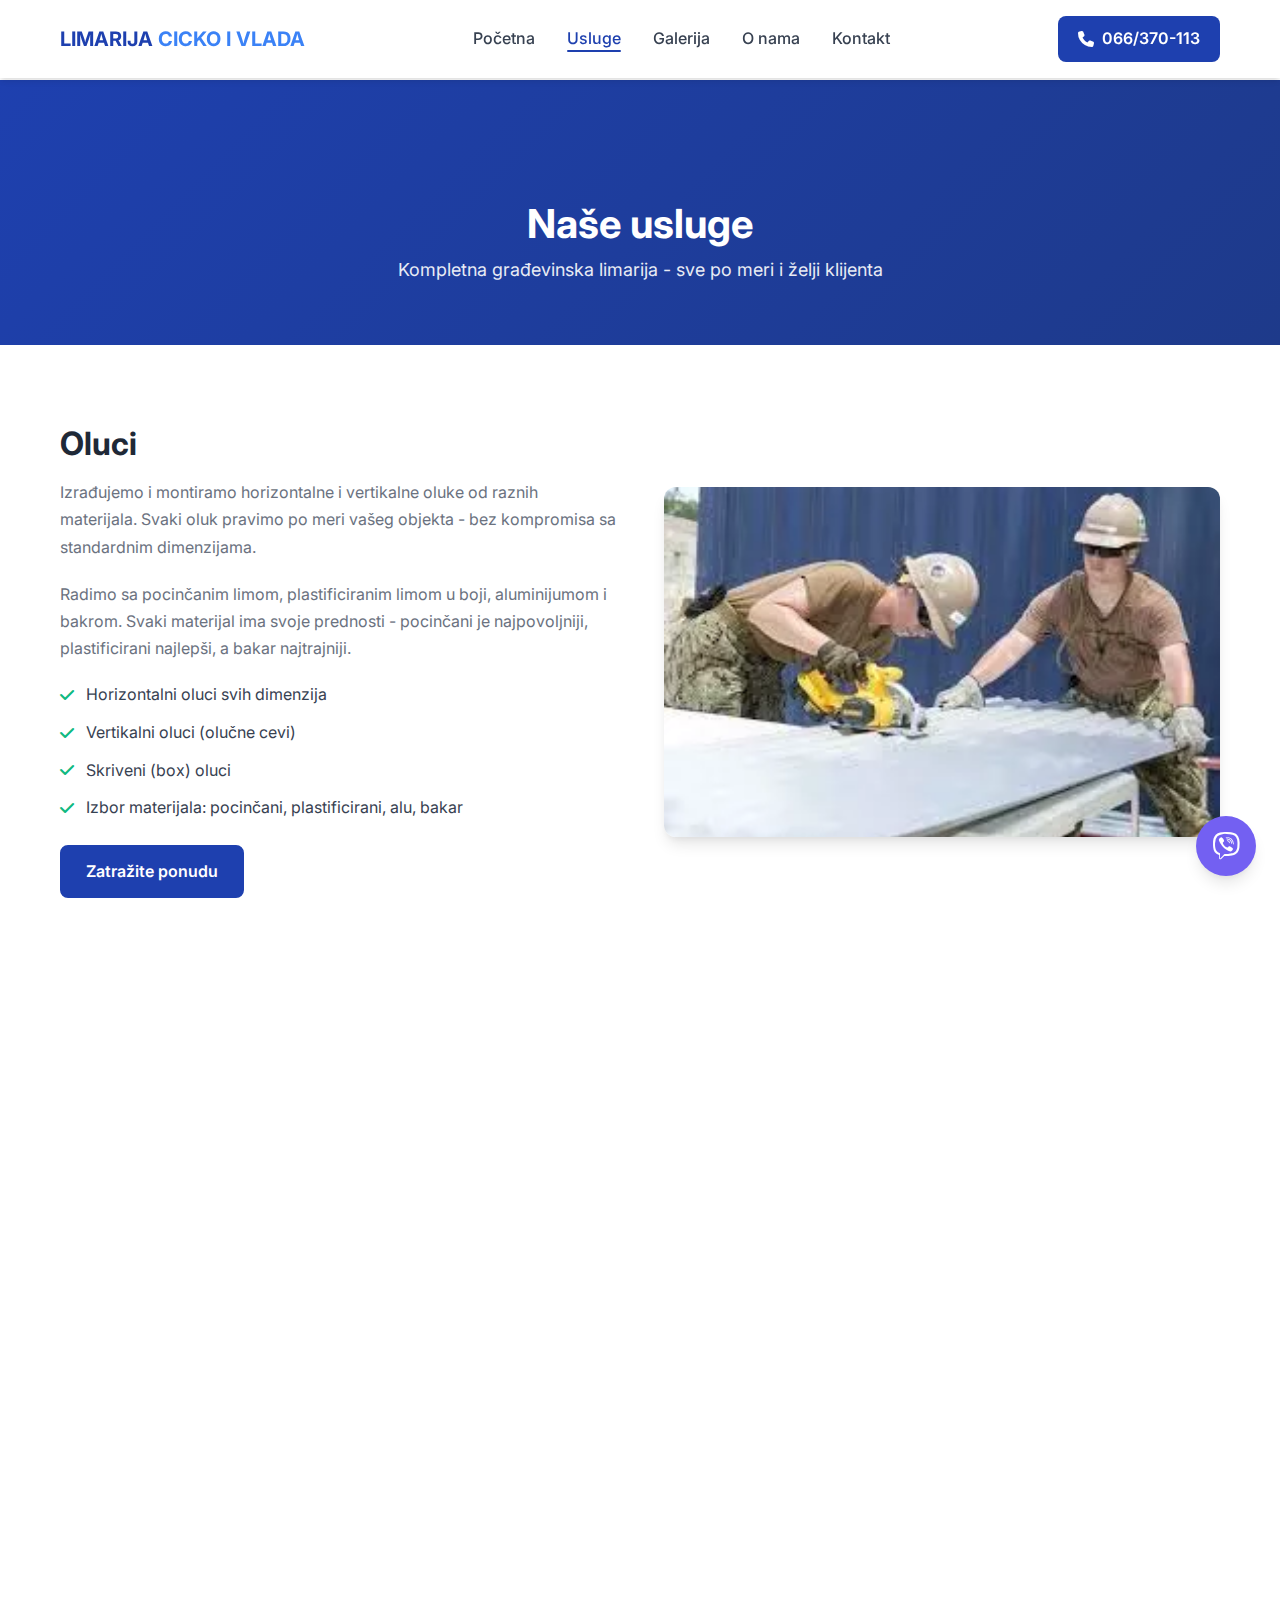
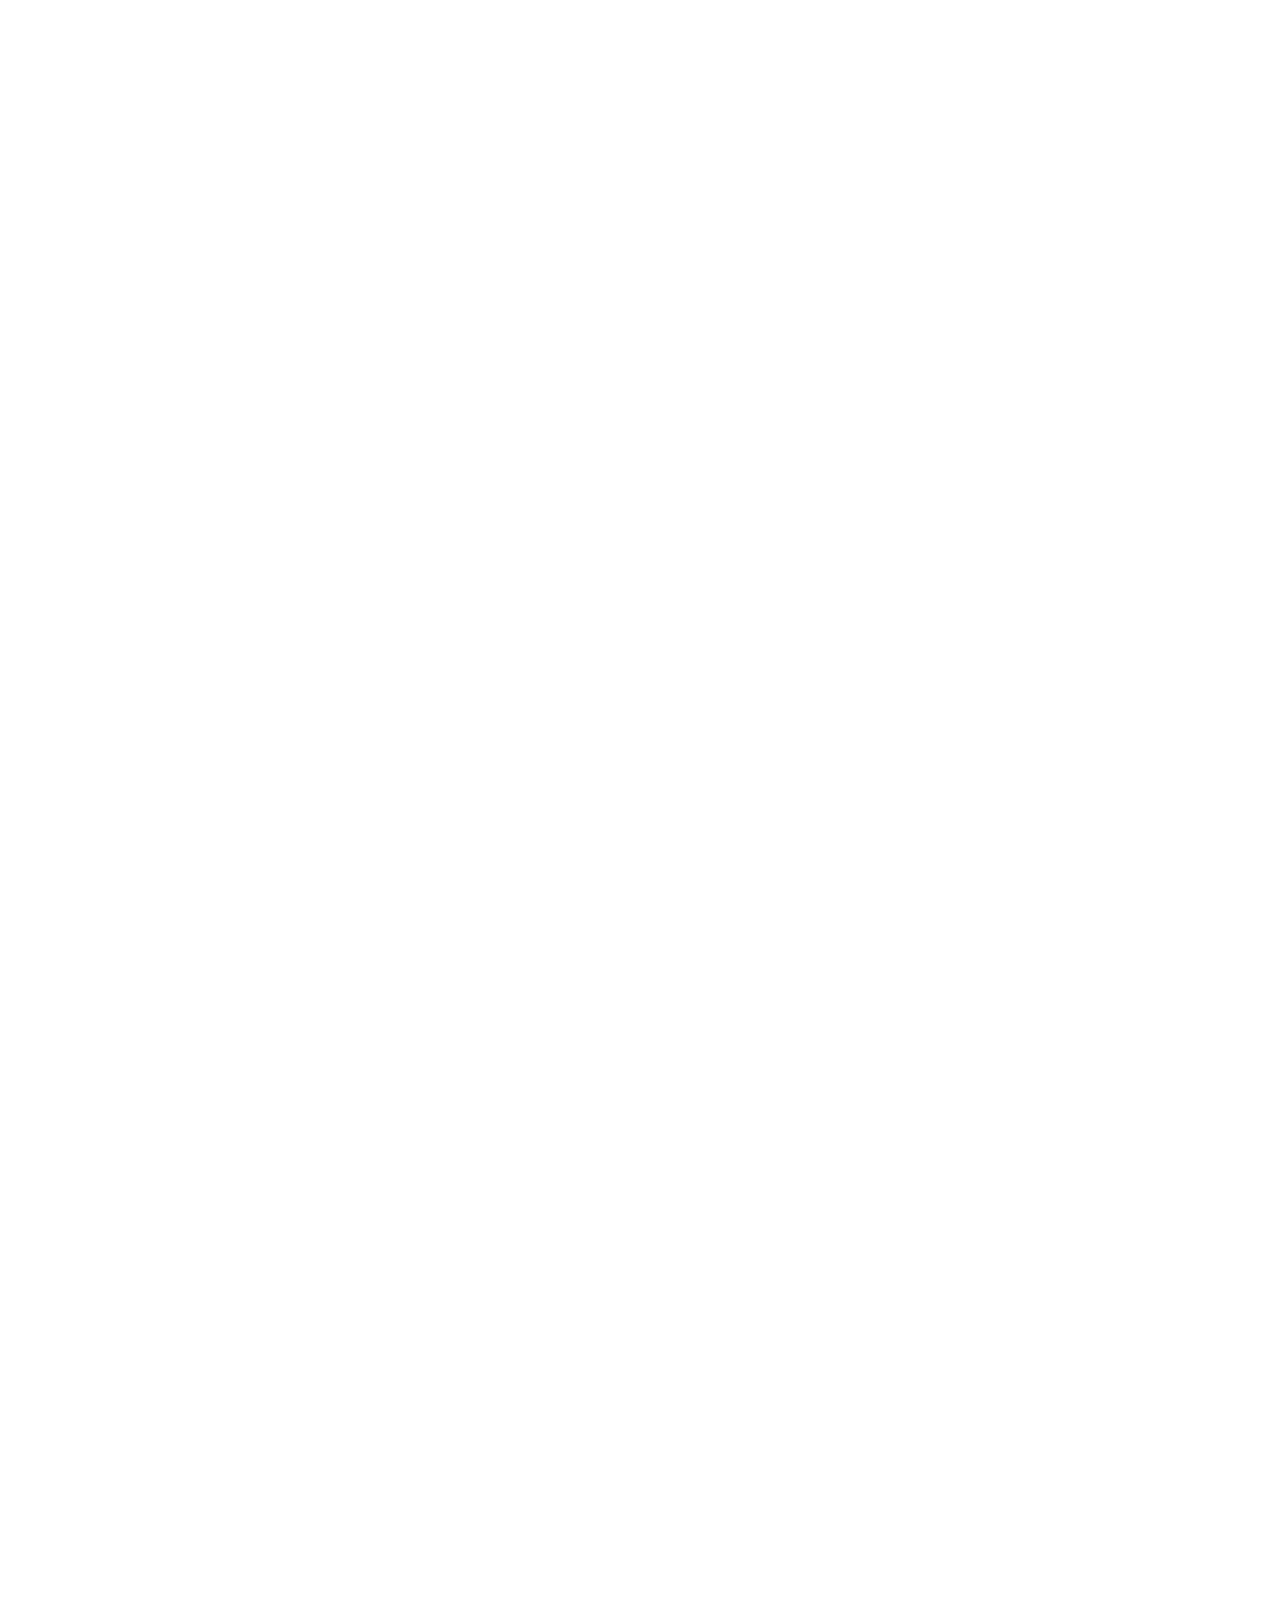
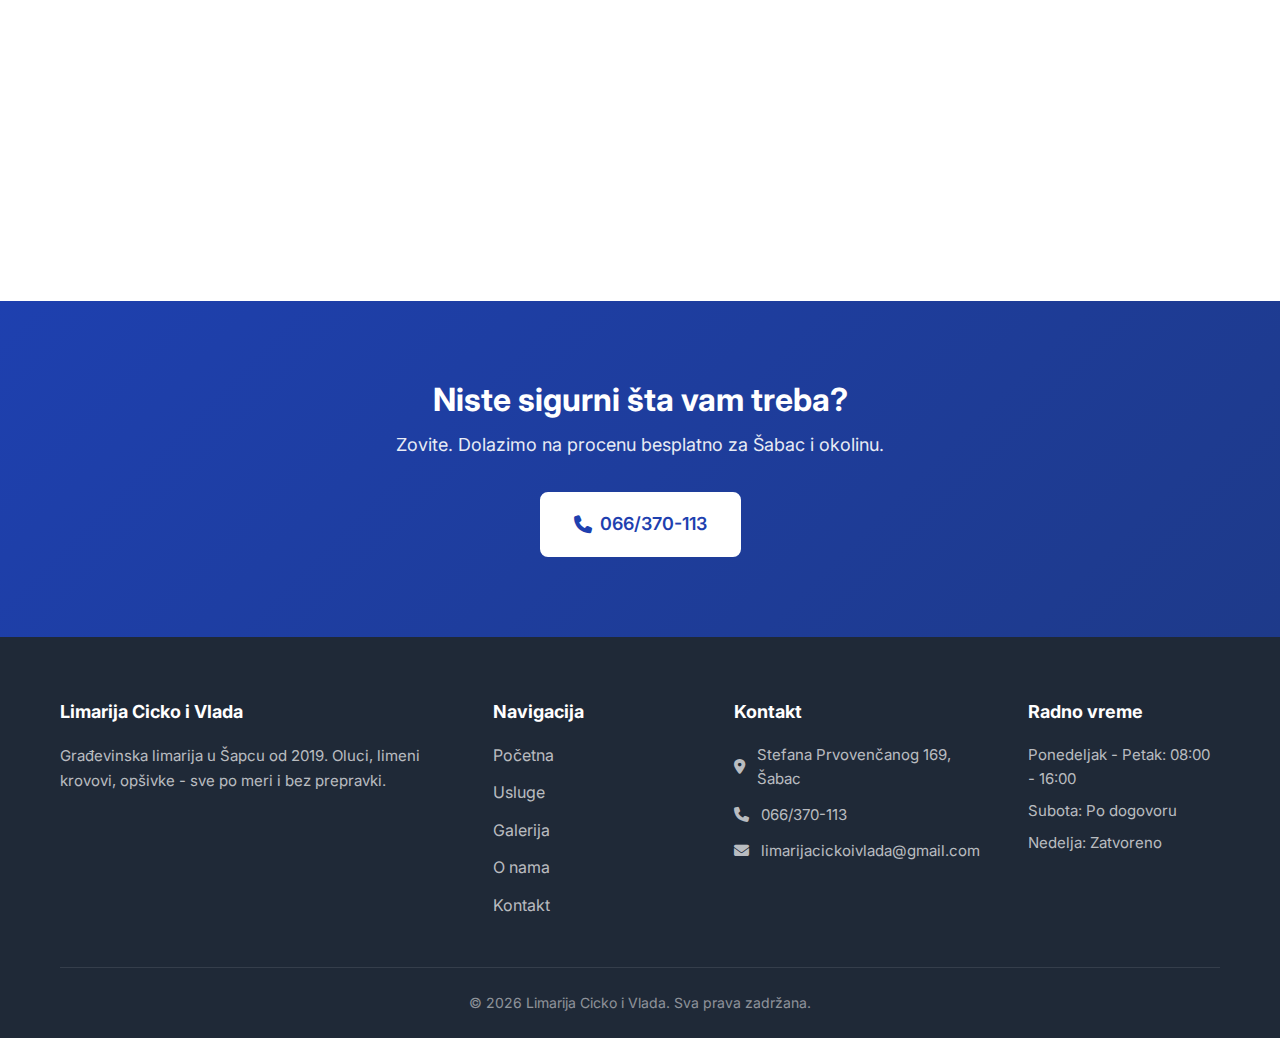
<file: usluge.html>
<!DOCTYPE html>
<html lang="sr">
<head>
    <meta charset="UTF-8">
    <meta name="viewport" content="width=device-width, initial-scale=1.0">
    <meta name="description" content="Usluge Limarije Cicko i Vlada: oluci, limeni krovovi, opšivke dimnjaka, snegobrani, vetar lajsne, okapnice. Šabac i okolina.">
    <title>Usluge | Limarija Cicko i Vlada - Šabac</title>
    <link rel="preconnect" href="https://fonts.googleapis.com">
    <link href="https://fonts.googleapis.com/css2?family=Inter:wght@400;500;600;700;800&display=swap" rel="stylesheet">
    <link rel="stylesheet" href="https://cdnjs.cloudflare.com/ajax/libs/font-awesome/6.4.0/css/all.min.css">
    <link rel="stylesheet" href="css/style.css">
</head>
<body>

    <!-- HEADER -->
    <header>
        <div class="container">
            <div class="header-content">
                <a href="index.html" class="logo">
                    <span class="logo-text">LIMARIJA <span>CICKO I VLADA</span></span>
                </a>
                <nav>
                    <ul class="nav-links">
                        <li><a href="index.html">Početna</a></li>
                        <li><a href="usluge.html" class="active">Usluge</a></li>
                        <li><a href="galerija.html">Galerija</a></li>
                        <li><a href="o-nama.html">O nama</a></li>
                        <li><a href="kontakt.html">Kontakt</a></li>
                    </ul>
                </nav>
                <div class="header-cta">
                    <a href="tel:+381663701130" class="phone-btn">
                        <i class="fas fa-phone"></i> 066/370-113
                    </a>
                </div>
                <button class="hamburger" aria-label="Meni">
                    <span></span><span></span><span></span>
                </button>
            </div>
        </div>
    </header>

    <!-- PAGE HERO -->
    <section class="page-hero">
        <div class="container">
            <h1>Naše usluge</h1>
            <p>Kompletna građevinska limarija - sve po meri i želji klijenta</p>
        </div>
    </section>

    <!-- USLUGE DETALJNO -->
    <section class="section services-detail">
        <div class="container">
            
            <!-- OLUCI -->
            <div class="service-detail-item fade-in" id="oluci">
                <div class="service-detail-content">
                    <h2>Oluci</h2>
                    <p>Izrađujemo i montiramo horizontalne i vertikalne oluke od raznih materijala. Svaki oluk pravimo po meri vašeg objekta - bez kompromisa sa standardnim dimenzijama.</p>
                    <p>Radimo sa pocinčanim limom, plastificiranim limom u boji, aluminijumom i bakrom. Svaki materijal ima svoje prednosti - pocinčani je najpovoljniji, plastificirani najlepši, a bakar najtraјniјi.</p>
                    <ul class="service-features">
                        <li><i class="fas fa-check"></i> Horizontalni oluci svih dimenzija</li>
                        <li><i class="fas fa-check"></i> Vertikalni oluci (olučne cevi)</li>
                        <li><i class="fas fa-check"></i> Skriveni (box) oluci</li>
                        <li><i class="fas fa-check"></i> Izbor materijala: pocinčani, plastificirani, alu, bakar</li>
                    </ul>
                    <a href="kontakt.html" class="btn btn-primary">Zatražite ponudu</a>
                </div>
                <div class="service-detail-image">
                    <img src="images/rad_01.jpg" alt="Oluci - Limarija Cicko i Vlada" loading="lazy">
                </div>
            </div>
            
            <!-- LIMENI KROVOVI -->
            <div class="service-detail-item reverse fade-in" id="krovovi">
                <div class="service-detail-content">
                    <h2>Limeni krovovi</h2>
                    <p>Pokrivamo krovove trapeznim limom, falcovanim limom i ravnim limom. Limeni krov je traјno rešenje - ne gori, ne trune, lako se održava.</p>
                    <p>Radimo kompletno pokrivanje novih objekata i zamenu starih krovova. Pre pokrivanja proveravamo podkonstrukciju i predlažemo najbolje rešenje za vaš objekat.</p>
                    <ul class="service-features">
                        <li><i class="fas fa-check"></i> Trapezni lim - najpopularniјi izbor</li>
                        <li><i class="fas fa-check"></i> Falcovani lim - tradicionalni izgled</li>
                        <li><i class="fas fa-check"></i> Ravni lim - za posebne projekte</li>
                        <li><i class="fas fa-check"></i> Zamena starih krovova</li>
                    </ul>
                    <a href="kontakt.html" class="btn btn-primary">Zatražite ponudu</a>
                </div>
                <div class="service-detail-image">
                    <img src="images/rad_04.jpg" alt="Limeni krovovi - Limarija Cicko i Vlada" loading="lazy">
                </div>
            </div>
            
            <!-- OPŠIVKE DIMNJAKA -->
            <div class="service-detail-item fade-in" id="dimnjaci">
                <div class="service-detail-content">
                    <h2>Opšivke dimnjaka</h2>
                    <p>Limene opšivke štite dimnjak od vlage i daju mu lep izgled. Pravimo ih po meri vašeg dimnjaka - bez obzira na oblik i veličinu.</p>
                    <p>Posebnu pažnju posvećujemo spoju dimnjaka i krova - tu najčešće dolazi do prokišnjavanja. Naše opšivke rešavaju taj problem trajno.</p>
                    <ul class="service-features">
                        <li><i class="fas fa-check"></i> Izrada po meri dimnjaka</li>
                        <li><i class="fas fa-check"></i> Zaštita od vlage i prokišnjavanja</li>
                        <li><i class="fas fa-check"></i> Estetski izgled</li>
                        <li><i class="fas fa-check"></i> Montaža na licu mesta</li>
                    </ul>
                    <a href="kontakt.html" class="btn btn-primary">Zatražite ponudu</a>
                </div>
                <div class="service-detail-image">
                    <img src="images/rad_02.jpg" alt="Opšivke dimnjaka - Limarija Cicko i Vlada" loading="lazy">
                </div>
            </div>
            
            <!-- SNEGOBRANI -->
            <div class="service-detail-item reverse fade-in" id="snegobrani">
                <div class="service-detail-content">
                    <h2>Snegobrani</h2>
                    <p>Snegobrani sprečavaju klizanje snega sa krova. Važni su za bezbednost - sneg koji padne sa krova može da povredi ljude ili ošteti automobile.</p>
                    <p>Montiramo snegobrane na sve tipove krovova. Biramo poziciju tako da sneg ostane na krovu dok se ne istopi, a ne da odjednom sklizne.</p>
                    <ul class="service-features">
                        <li><i class="fas fa-check"></i> Zaštita od klizanja snega</li>
                        <li><i class="fas fa-check"></i> Montaža na sve tipove krovova</li>
                        <li><i class="fas fa-check"></i> Bezbednost za ljude i automobile</li>
                        <li><i class="fas fa-check"></i> Traјno rešenje</li>
                    </ul>
                    <a href="kontakt.html" class="btn btn-primary">Zatražite ponudu</a>
                </div>
                <div class="service-detail-image">
                    <img src="images/rad_03.jpg" alt="Snegobrani - Limarija Cicko i Vlada" loading="lazy">
                </div>
            </div>
            
            <!-- VETAR LAJSNE -->
            <div class="service-detail-item fade-in" id="vetar-lajsne">
                <div class="service-detail-content">
                    <h2>Vetar lajsne</h2>
                    <p>Vetar lajsne štite ivice krova od vetra i vlage. Bez njih vetar može da podigne krovni pokrivač i napravi štetu.</p>
                    <p>Pravimo vetar lajsne od istog materijala kao i ostatak limarije - tako sve izgleda ujednačeno i lepo.</p>
                    <ul class="service-features">
                        <li><i class="fas fa-check"></i> Zaštita ivica krova</li>
                        <li><i class="fas fa-check"></i> Sprečavanje podizanja pokrivača</li>
                        <li><i class="fas fa-check"></i> Usklađeno sa ostatkom limarije</li>
                        <li><i class="fas fa-check"></i> Izrada po meri</li>
                    </ul>
                    <a href="kontakt.html" class="btn btn-primary">Zatražite ponudu</a>
                </div>
                <div class="service-detail-image">
                    <img src="images/stock_limarija_01.jpg" alt="Vetar lajsne - Limarija Cicko i Vlada" loading="lazy">
                </div>
            </div>
            
            <!-- OKAPNICE -->
            <div class="service-detail-item reverse fade-in" id="okapnice">
                <div class="service-detail-content">
                    <h2>Okapnice</h2>
                    <p>Okapnice štite fasadu od vode koja se sliva sa krova ili prozora. Bez okapnica voda kvasi fasadu i pravi fleke i oštećenja.</p>
                    <p>Montiramo okapnice na prozore, vrata, balkone i sve druge elemente gde je potrebna zaštita od vode.</p>
                    <ul class="service-features">
                        <li><i class="fas fa-check"></i> Prozorske okapnice</li>
                        <li><i class="fas fa-check"></i> Krovne okapnice</li>
                        <li><i class="fas fa-check"></i> Zaštita fasade od vode</li>
                        <li><i class="fas fa-check"></i> Izbor boja i materijala</li>
                    </ul>
                    <a href="kontakt.html" class="btn btn-primary">Zatražite ponudu</a>
                </div>
                <div class="service-detail-image">
                    <img src="images/stock_limarija_02.jpg" alt="Okapnice - Limarija Cicko i Vlada" loading="lazy">
                </div>
            </div>
            
        </div>
    </section>

    <!-- CTA -->
    <section class="section cta">
        <div class="container">
            <div class="cta-content">
                <h2>Niste sigurni šta vam treba?</h2>
                <p>Zovite. Dolazimo na procenu besplatno za Šabac i okolinu.</p>
                <div class="cta-buttons">
                    <a href="tel:+381663701130" class="btn btn-white btn-lg">
                        <i class="fas fa-phone"></i> 066/370-113
                    </a>
                </div>
            </div>
        </div>
    </section>

    <!-- FOOTER -->
    <footer>
        <div class="container">
            <div class="footer-grid">
                <div class="footer-about">
                    <h4>Limarija Cicko i Vlada</h4>
                    <p>Građevinska limarija u Šapcu od 2019. Oluci, limeni krovovi, opšivke - sve po meri i bez prepravki.</p>
                </div>
                
                <div class="footer-links">
                    <h4>Navigacija</h4>
                    <ul>
                        <li><a href="index.html">Početna</a></li>
                        <li><a href="usluge.html">Usluge</a></li>
                        <li><a href="galerija.html">Galerija</a></li>
                        <li><a href="o-nama.html">O nama</a></li>
                        <li><a href="kontakt.html">Kontakt</a></li>
                    </ul>
                </div>
                
                <div class="footer-contact">
                    <h4>Kontakt</h4>
                    <p><i class="fas fa-map-marker-alt"></i> Stefana Prvovenčanog 169, Šabac</p>
                    <p><i class="fas fa-phone"></i> <a href="tel:+381663701130">066/370-113</a></p>
                    <p><i class="fas fa-envelope"></i> <a href="mailto:limarijacickoivlada@gmail.com">limarijacickoivlada@gmail.com</a></p>
                </div>
                
                <div class="footer-hours">
                    <h4>Radno vreme</h4>
                    <p>Ponedeljak - Petak: 08:00 - 16:00</p>
                    <p>Subota: Po dogovoru</p>
                    <p>Nedelja: Zatvoreno</p>
                </div>
            </div>
            
            <div class="footer-bottom">
                <p>&copy; <span class="current-year">2024</span> Limarija Cicko i Vlada. Sva prava zadržana.</p>
            </div>
        </div>
    </footer>

    <a href="viber://chat?number=%2B381663701130" class="viber-float"><i class="fab fa-viber"></i></a>
    <a href="tel:+381663701130" class="call-float"><i class="fas fa-phone"></i></a>
    <script src="js/main.js"></script>
</body>
</html>
</file>
<file: css/style.css>
/* =============================================
   CSS VARIABLES - LIMARIJA CICKO I VLADA
   Plava tema - profesionalnost i pouzdanost
   ============================================= */
:root {
    --primary: #1E40AF;
    --primary-dark: #1E3A8A;
    --primary-light: #DBEAFE;
    --secondary: #1F2937;
    --accent: #3B82F6;
    --text: #374151;
    --text-light: #6B7280;
    --white: #FFFFFF;
    --gray-100: #F3F4F6;
    --gray-200: #E5E7EB;
    --success: #10B981;
    --viber: #7360F2;
    
    --font-family: 'Inter', -apple-system, BlinkMacSystemFont, sans-serif;
    --container-max: 1200px;
    --header-height: 80px;
    --border-radius: 8px;
    --border-radius-lg: 12px;
    --shadow: 0 4px 6px -1px rgba(0,0,0,0.1), 0 2px 4px -1px rgba(0,0,0,0.06);
    --shadow-lg: 0 10px 15px -3px rgba(0,0,0,0.1), 0 4px 6px -2px rgba(0,0,0,0.05);
    --transition: 0.3s ease;
}

/* =============================================
   RESET & BASE
   ============================================= */
*, *::before, *::after {
    margin: 0;
    padding: 0;
    box-sizing: border-box;
}

html {
    scroll-behavior: smooth;
    -webkit-text-size-adjust: 100%;
}

body {
    font-family: var(--font-family);
    font-size: 16px;
    line-height: 1.6;
    color: var(--text);
    background: var(--white);
    -webkit-font-smoothing: antialiased;
}

img {
    max-width: 100%;
    height: auto;
    display: block;
}

a {
    color: inherit;
    text-decoration: none;
}

ul, ol {
    list-style: none;
}

/* =============================================
   TYPOGRAPHY
   ============================================= */
h1, h2, h3, h4, h5, h6 {
    font-weight: 700;
    color: var(--secondary);
    line-height: 1.2;
}

h1 { font-size: 2.5rem; }
h2 { font-size: 2rem; margin-bottom: 1rem; }
h3 { font-size: 1.5rem; }
h4 { font-size: 1.25rem; }

@media (max-width: 768px) {
    h1 { font-size: 1.875rem; }
    h2 { font-size: 1.5rem; }
    h3 { font-size: 1.25rem; }
}

/* =============================================
   LAYOUT
   ============================================= */
.container {
    max-width: var(--container-max);
    margin: 0 auto;
    padding: 0 20px;
}

.section {
    padding: 80px 0;
}

@media (max-width: 768px) {
    .section {
        padding: 60px 0;
    }
}

.section-header {
    text-align: center;
    margin-bottom: 48px;
}

.section-subtitle {
    color: var(--text-light);
    font-size: 1.125rem;
    margin-top: 8px;
}

/* =============================================
   BUTTONS
   ============================================= */
.btn {
    display: inline-flex;
    align-items: center;
    justify-content: center;
    gap: 8px;
    padding: 12px 24px;
    font-size: 1rem;
    font-weight: 600;
    border-radius: var(--border-radius);
    border: 2px solid transparent;
    cursor: pointer;
    transition: all var(--transition);
    text-decoration: none;
}

.btn-primary {
    background: var(--primary);
    color: var(--white);
    border-color: var(--primary);
}

.btn-primary:hover {
    background: var(--primary-dark);
    border-color: var(--primary-dark);
    transform: translateY(-2px);
    box-shadow: var(--shadow-lg);
}

.btn-secondary {
    background: transparent;
    color: var(--white);
    border-color: var(--white);
}

.btn-secondary:hover {
    background: var(--white);
    color: var(--primary);
}

.btn-white {
    background: var(--white);
    color: var(--primary);
    border-color: var(--white);
}

.btn-white:hover {
    background: var(--gray-100);
}

.btn-viber {
    background: var(--viber);
    color: var(--white);
    border-color: var(--viber);
}

.btn-viber:hover {
    background: #5a4bc7;
    border-color: #5a4bc7;
}

.btn-lg {
    padding: 16px 32px;
    font-size: 1.125rem;
}

.btn-block {
    width: 100%;
}

/* =============================================
   HEADER
   ============================================= */
header {
    position: fixed;
    top: 0;
    left: 0;
    right: 0;
    background: var(--white);
    box-shadow: var(--shadow);
    z-index: 1000;
    padding: 16px 0;
    transition: all var(--transition);
}

.header-content {
    display: flex;
    align-items: center;
    justify-content: space-between;
}

.logo {
    display: flex;
    align-items: center;
}

.logo img {
    height: 48px;
    width: auto;
}

.logo-text {
    font-size: 1.25rem;
    font-weight: 700;
    color: var(--primary);
}

.logo-text span {
    color: var(--accent);
}

.nav-links {
    display: flex;
    gap: 32px;
}

.nav-links a {
    font-weight: 500;
    color: var(--text);
    transition: color var(--transition);
    position: relative;
}

.nav-links a:hover,
.nav-links a.active {
    color: var(--primary);
}

.nav-links a.active::after {
    content: '';
    position: absolute;
    bottom: -4px;
    left: 0;
    right: 0;
    height: 2px;
    background: var(--primary);
    border-radius: 2px;
}

.header-cta {
    display: flex;
    align-items: center;
}

.phone-btn {
    display: inline-flex;
    align-items: center;
    gap: 8px;
    background: var(--primary);
    color: var(--white);
    padding: 10px 20px;
    border-radius: var(--border-radius);
    font-weight: 600;
    transition: all var(--transition);
}

.phone-btn:hover {
    background: var(--primary-dark);
}

.hamburger {
    display: none;
    flex-direction: column;
    gap: 5px;
    background: none;
    border: none;
    cursor: pointer;
    padding: 8px;
}

.hamburger span {
    width: 24px;
    height: 2px;
    background: var(--secondary);
    transition: all var(--transition);
}

.hamburger.active span:nth-child(1) {
    transform: rotate(45deg) translate(5px, 5px);
}

.hamburger.active span:nth-child(2) {
    opacity: 0;
}

.hamburger.active span:nth-child(3) {
    transform: rotate(-45deg) translate(5px, -5px);
}

@media (max-width: 768px) {
    .nav-links {
        display: none;
        position: absolute;
        top: 100%;
        left: 0;
        right: 0;
        background: var(--white);
        flex-direction: column;
        padding: 24px;
        gap: 16px;
        box-shadow: var(--shadow-lg);
    }
    
    .nav-links.active {
        display: flex;
    }
    
    .hamburger {
        display: flex;
    }
    
    .header-cta .phone-btn {
        display: none;
    }
}

/* =============================================
   HERO
   ============================================= */
.hero {
    min-height: 100vh;
    display: flex;
    align-items: center;
    background-size: cover;
    background-position: center;
    position: relative;
    margin-top: var(--header-height);
    padding: 80px 0;
}

.hero-overlay {
    position: absolute;
    top: 0;
    left: 0;
    right: 0;
    bottom: 0;
    background: linear-gradient(135deg, rgba(30, 64, 175, 0.85) 0%, rgba(31, 41, 55, 0.8) 100%);
}

.hero .container {
    position: relative;
    z-index: 1;
}

.hero-content {
    max-width: 700px;
    color: var(--white);
}

.hero-badge {
    display: inline-block;
    background: var(--accent);
    color: var(--white);
    padding: 8px 16px;
    border-radius: 50px;
    font-size: 0.875rem;
    font-weight: 600;
    margin-bottom: 24px;
}

.hero h1 {
    color: var(--white);
    margin-bottom: 16px;
    font-size: 3rem;
}

.hero-subtitle {
    font-size: 1.25rem;
    opacity: 0.9;
    margin-bottom: 32px;
}

.hero-cta {
    display: flex;
    gap: 16px;
    flex-wrap: wrap;
    margin-bottom: 48px;
}

.hero-trust {
    display: flex;
    gap: 40px;
    flex-wrap: wrap;
}

.trust-item {
    display: flex;
    flex-direction: column;
}

.trust-number {
    font-size: 2rem;
    font-weight: 700;
    color: #FCD34D;
}

.trust-label {
    font-size: 0.875rem;
    opacity: 0.8;
}

@media (max-width: 768px) {
    .hero {
        min-height: auto;
        padding: 60px 0;
    }
    
    .hero h1 {
        font-size: 2rem;
    }
    
    .hero-cta {
        flex-direction: column;
    }
    
    .hero-cta .btn {
        width: 100%;
    }
    
    .hero-trust {
        gap: 24px;
    }
    
    .trust-number {
        font-size: 1.5rem;
    }
}

/* =============================================
   PAGE HERO (za podstranice)
   ============================================= */
.page-hero {
    background: linear-gradient(135deg, var(--primary) 0%, var(--primary-dark) 100%);
    color: var(--white);
    padding: 120px 0 60px;
    margin-top: var(--header-height);
    text-align: center;
}

.page-hero h1 {
    color: var(--white);
    margin-bottom: 8px;
}

.page-hero p {
    opacity: 0.9;
    font-size: 1.125rem;
}

/* =============================================
   SERVICES
   ============================================= */
.services-grid {
    display: grid;
    grid-template-columns: repeat(3, 1fr);
    gap: 24px;
}

@media (max-width: 1024px) {
    .services-grid {
        grid-template-columns: repeat(2, 1fr);
    }
}

@media (max-width: 640px) {
    .services-grid {
        grid-template-columns: 1fr;
    }
}

.service-card {
    background: var(--white);
    padding: 32px 24px;
    border-radius: var(--border-radius-lg);
    box-shadow: var(--shadow);
    transition: all var(--transition);
    border: 1px solid var(--gray-200);
}

.service-card:hover {
    transform: translateY(-4px);
    box-shadow: var(--shadow-lg);
    border-color: var(--primary);
}

.service-icon {
    width: 56px;
    height: 56px;
    display: flex;
    align-items: center;
    justify-content: center;
    background: var(--primary-light);
    color: var(--primary);
    border-radius: var(--border-radius);
    font-size: 24px;
    margin-bottom: 20px;
}

.service-card h3 {
    margin-bottom: 12px;
    font-size: 1.25rem;
}

.service-card p {
    color: var(--text-light);
    margin-bottom: 16px;
    font-size: 0.9375rem;
}

.service-link {
    color: var(--primary);
    font-weight: 600;
    display: inline-flex;
    align-items: center;
    gap: 4px;
    transition: gap var(--transition);
}

.service-link:hover {
    gap: 8px;
}

/* =============================================
   SERVICES DETAIL (usluge.html)
   ============================================= */
.service-detail-item {
    display: grid;
    grid-template-columns: 1fr 1fr;
    gap: 48px;
    align-items: center;
    margin-bottom: 80px;
}

.service-detail-item:last-child {
    margin-bottom: 0;
}

.service-detail-item.reverse {
    direction: rtl;
}

.service-detail-item.reverse > * {
    direction: ltr;
}

.service-detail-content h2 {
    margin-bottom: 16px;
}

.service-detail-content p {
    margin-bottom: 20px;
    color: var(--text-light);
    line-height: 1.7;
}

.service-features {
    margin-bottom: 24px;
}

.service-features li {
    display: flex;
    align-items: center;
    gap: 12px;
    margin-bottom: 12px;
    color: var(--text);
}

.service-features i {
    color: var(--success);
}

.service-detail-image img {
    border-radius: var(--border-radius-lg);
    box-shadow: var(--shadow-lg);
    width: 100%;
    height: 350px;
    object-fit: cover;
}

@media (max-width: 768px) {
    .service-detail-item,
    .service-detail-item.reverse {
        grid-template-columns: 1fr;
        direction: ltr;
        gap: 32px;
    }
    
    .service-detail-image {
        order: -1;
    }
}

/* =============================================
   WHY US
   ============================================= */
.why-us {
    background: var(--gray-100);
}

.why-grid {
    display: grid;
    grid-template-columns: repeat(4, 1fr);
    gap: 32px;
}

@media (max-width: 1024px) {
    .why-grid {
        grid-template-columns: repeat(2, 1fr);
    }
}

@media (max-width: 640px) {
    .why-grid {
        grid-template-columns: 1fr;
    }
}

.why-item {
    text-align: center;
    padding: 24px;
}

.why-icon {
    width: 64px;
    height: 64px;
    display: flex;
    align-items: center;
    justify-content: center;
    background: var(--primary);
    color: var(--white);
    border-radius: 50%;
    font-size: 24px;
    margin: 0 auto 20px;
}

.why-item h3 {
    margin-bottom: 8px;
}

.why-item p {
    color: var(--text-light);
    font-size: 0.9375rem;
}

/* =============================================
   TESTIMONIALS
   ============================================= */
.testimonials-slider {
    max-width: 700px;
    margin: 0 auto;
    position: relative;
}

.testimonial-card {
    display: none;
    background: var(--white);
    padding: 40px;
    border-radius: var(--border-radius-lg);
    box-shadow: var(--shadow);
    text-align: center;
}

.testimonial-card.active {
    display: block;
}

.testimonial-stars {
    color: #FBBF24;
    font-size: 1.25rem;
    margin-bottom: 20px;
}

.testimonial-text {
    font-size: 1.125rem;
    font-style: italic;
    color: var(--text);
    margin-bottom: 24px;
    line-height: 1.7;
}

.testimonial-author {
    display: flex;
    flex-direction: column;
    gap: 4px;
}

.author-name {
    font-weight: 600;
    color: var(--secondary);
}

.author-location {
    color: var(--text-light);
    font-size: 0.875rem;
}

.slider-dots {
    display: flex;
    justify-content: center;
    gap: 8px;
    margin-top: 24px;
}

.slider-dot {
    width: 10px;
    height: 10px;
    border-radius: 50%;
    background: var(--gray-200);
    cursor: pointer;
    transition: background var(--transition);
}

.slider-dot.active {
    background: var(--primary);
}

/* =============================================
   GALLERY
   ============================================= */
.gallery-grid {
    display: grid;
    grid-template-columns: repeat(3, 1fr);
    gap: 16px;
}

@media (max-width: 768px) {
    .gallery-grid {
        grid-template-columns: repeat(2, 1fr);
    }
}

.gallery-item {
    position: relative;
    aspect-ratio: 1;
    overflow: hidden;
    border-radius: var(--border-radius);
    cursor: pointer;
}

.gallery-item img {
    width: 100%;
    height: 100%;
    object-fit: cover;
    transition: transform var(--transition);
}

.gallery-item:hover img {
    transform: scale(1.05);
}

.gallery-overlay {
    position: absolute;
    bottom: 0;
    left: 0;
    right: 0;
    padding: 16px;
    background: linear-gradient(transparent, rgba(0,0,0,0.7));
    color: var(--white);
    opacity: 0;
    transition: opacity var(--transition);
}

.gallery-item:hover .gallery-overlay {
    opacity: 1;
}

/* Lightbox */
.lightbox {
    position: fixed;
    top: 0;
    left: 0;
    right: 0;
    bottom: 0;
    background: rgba(0,0,0,0.9);
    display: flex;
    align-items: center;
    justify-content: center;
    z-index: 2000;
    padding: 20px;
}

.lightbox img {
    max-width: 90%;
    max-height: 90%;
    object-fit: contain;
    border-radius: var(--border-radius);
}

.lightbox-close {
    position: absolute;
    top: 20px;
    right: 30px;
    color: var(--white);
    font-size: 40px;
    cursor: pointer;
}

/* =============================================
   ABOUT SECTION
   ============================================= */
.about-grid {
    display: grid;
    grid-template-columns: 1fr 1fr;
    gap: 48px;
    align-items: center;
}

@media (max-width: 768px) {
    .about-grid {
        grid-template-columns: 1fr;
    }
}

.about-content h2 {
    margin-bottom: 24px;
}

.about-content p {
    margin-bottom: 16px;
    color: var(--text-light);
    line-height: 1.7;
}

.about-image img {
    border-radius: var(--border-radius-lg);
    box-shadow: var(--shadow-lg);
}

/* Stats */
.stats-section {
    background: var(--primary);
    color: var(--white);
}

.stats-grid {
    display: grid;
    grid-template-columns: repeat(4, 1fr);
    gap: 32px;
    text-align: center;
}

@media (max-width: 768px) {
    .stats-grid {
        grid-template-columns: repeat(2, 1fr);
    }
}

.stat-number {
    display: block;
    font-size: 3rem;
    font-weight: 700;
    margin-bottom: 8px;
}

.stat-label {
    opacity: 0.9;
}

/* Values */
.values-grid {
    display: grid;
    grid-template-columns: repeat(3, 1fr);
    gap: 32px;
}

@media (max-width: 768px) {
    .values-grid {
        grid-template-columns: 1fr;
    }
}

.value-item {
    text-align: center;
    padding: 32px 24px;
    background: var(--white);
    border-radius: var(--border-radius-lg);
    box-shadow: var(--shadow);
}

.value-icon {
    width: 64px;
    height: 64px;
    display: flex;
    align-items: center;
    justify-content: center;
    background: var(--primary-light);
    color: var(--primary);
    border-radius: 50%;
    font-size: 24px;
    margin: 0 auto 20px;
}

.value-item h3 {
    margin-bottom: 12px;
}

.value-item p {
    color: var(--text-light);
}

/* =============================================
   CONTACT SECTION
   ============================================= */
.contact-grid {
    display: grid;
    grid-template-columns: 1fr 1fr;
    gap: 48px;
}

@media (max-width: 768px) {
    .contact-grid {
        grid-template-columns: 1fr;
    }
}

.contact-info h2 {
    margin-bottom: 32px;
}

.contact-item {
    display: flex;
    gap: 16px;
    margin-bottom: 24px;
}

.contact-icon {
    width: 48px;
    height: 48px;
    display: flex;
    align-items: center;
    justify-content: center;
    background: var(--primary-light);
    color: var(--primary);
    border-radius: var(--border-radius);
    font-size: 20px;
    flex-shrink: 0;
}

.contact-text {
    display: flex;
    flex-direction: column;
}

.contact-text strong {
    color: var(--secondary);
    margin-bottom: 4px;
}

.contact-text a:hover {
    color: var(--primary);
}

/* Contact Form */
.contact-form-wrapper {
    background: var(--gray-100);
    padding: 40px;
    border-radius: var(--border-radius-lg);
}

.contact-form-wrapper h2 {
    margin-bottom: 24px;
}

.form-group {
    margin-bottom: 20px;
}

.form-group label {
    display: block;
    font-weight: 500;
    margin-bottom: 8px;
    color: var(--secondary);
}

.form-group input,
.form-group textarea {
    width: 100%;
    padding: 12px 16px;
    border: 2px solid var(--gray-200);
    border-radius: var(--border-radius);
    font-size: 1rem;
    font-family: inherit;
    transition: border-color var(--transition);
}

.form-group input:focus,
.form-group textarea:focus {
    outline: none;
    border-color: var(--primary);
}

.form-group textarea {
    resize: vertical;
    min-height: 120px;
}

.form-note {
    text-align: center;
    margin-top: 16px;
    color: var(--text-light);
    font-size: 0.875rem;
}

/* Map */
.map-section {
    margin-top: -1px;
}

.map-section iframe {
    display: block;
}

/* =============================================
   CTA SECTION
   ============================================= */
.cta {
    background: linear-gradient(135deg, var(--primary) 0%, var(--primary-dark) 100%);
    color: var(--white);
    text-align: center;
}

.cta-content h2 {
    color: var(--white);
    margin-bottom: 12px;
}

.cta-content p {
    opacity: 0.9;
    font-size: 1.125rem;
    margin-bottom: 32px;
}

.cta-buttons {
    display: flex;
    gap: 16px;
    justify-content: center;
    flex-wrap: wrap;
}

@media (max-width: 640px) {
    .cta-buttons {
        flex-direction: column;
        align-items: center;
    }
    
    .cta-buttons .btn {
        width: 100%;
        max-width: 300px;
    }
}

/* =============================================
   FOOTER
   ============================================= */
footer {
    background: var(--secondary);
    color: var(--white);
    padding: 64px 0 24px;
}

.footer-grid {
    display: grid;
    grid-template-columns: 2fr 1fr 1fr 1fr;
    gap: 48px;
    margin-bottom: 48px;
}

@media (max-width: 1024px) {
    .footer-grid {
        grid-template-columns: repeat(2, 1fr);
    }
}

@media (max-width: 640px) {
    .footer-grid {
        grid-template-columns: 1fr;
    }
}

footer h4 {
    color: var(--white);
    margin-bottom: 20px;
    font-size: 1.125rem;
}

.footer-about p {
    color: rgba(255,255,255,0.7);
    font-size: 0.9375rem;
    line-height: 1.7;
}

.footer-links ul {
    display: flex;
    flex-direction: column;
    gap: 12px;
}

.footer-links a {
    color: rgba(255,255,255,0.7);
    transition: color var(--transition);
}

.footer-links a:hover {
    color: var(--white);
}

.footer-contact p {
    display: flex;
    align-items: center;
    gap: 12px;
    color: rgba(255,255,255,0.7);
    margin-bottom: 12px;
    font-size: 0.9375rem;
}

.footer-contact a:hover {
    color: var(--accent);
}

.footer-hours p {
    color: rgba(255,255,255,0.7);
    font-size: 0.9375rem;
    margin-bottom: 8px;
}

.footer-bottom {
    padding-top: 24px;
    border-top: 1px solid rgba(255,255,255,0.1);
    text-align: center;
}

.footer-bottom p {
    color: rgba(255,255,255,0.5);
    font-size: 0.875rem;
}

/* =============================================
   FLOATING BUTTONS
   ============================================= */
.viber-float {
    position: fixed;
    bottom: 24px;
    right: 24px;
    width: 60px;
    height: 60px;
    background: var(--viber);
    color: var(--white);
    border-radius: 50%;
    display: flex;
    align-items: center;
    justify-content: center;
    font-size: 28px;
    box-shadow: var(--shadow-lg);
    z-index: 999;
    transition: all var(--transition);
}

.viber-float:hover {
    transform: scale(1.1);
    box-shadow: 0 10px 30px rgba(115, 96, 242, 0.4);
}

.call-float {
    display: none;
}

@media (max-width: 768px) {
    .call-float {
        display: flex;
        position: fixed;
        bottom: 24px;
        left: 24px;
        width: 60px;
        height: 60px;
        background: var(--primary);
        color: var(--white);
        border-radius: 50%;
        align-items: center;
        justify-content: center;
        font-size: 24px;
        box-shadow: var(--shadow-lg);
        z-index: 999;
        animation: pulse 2s infinite;
    }
}

@keyframes pulse {
    0% { box-shadow: 0 0 0 0 rgba(30, 64, 175, 0.5); }
    70% { box-shadow: 0 0 0 15px rgba(30, 64, 175, 0); }
    100% { box-shadow: 0 0 0 0 rgba(30, 64, 175, 0); }
}

/* =============================================
   ANIMATIONS
   ============================================= */
.fade-in {
    opacity: 0;
    transform: translateY(20px);
    transition: all 0.6s ease;
}

.fade-in.visible {
    opacity: 1;
    transform: translateY(0);
}
</file>
